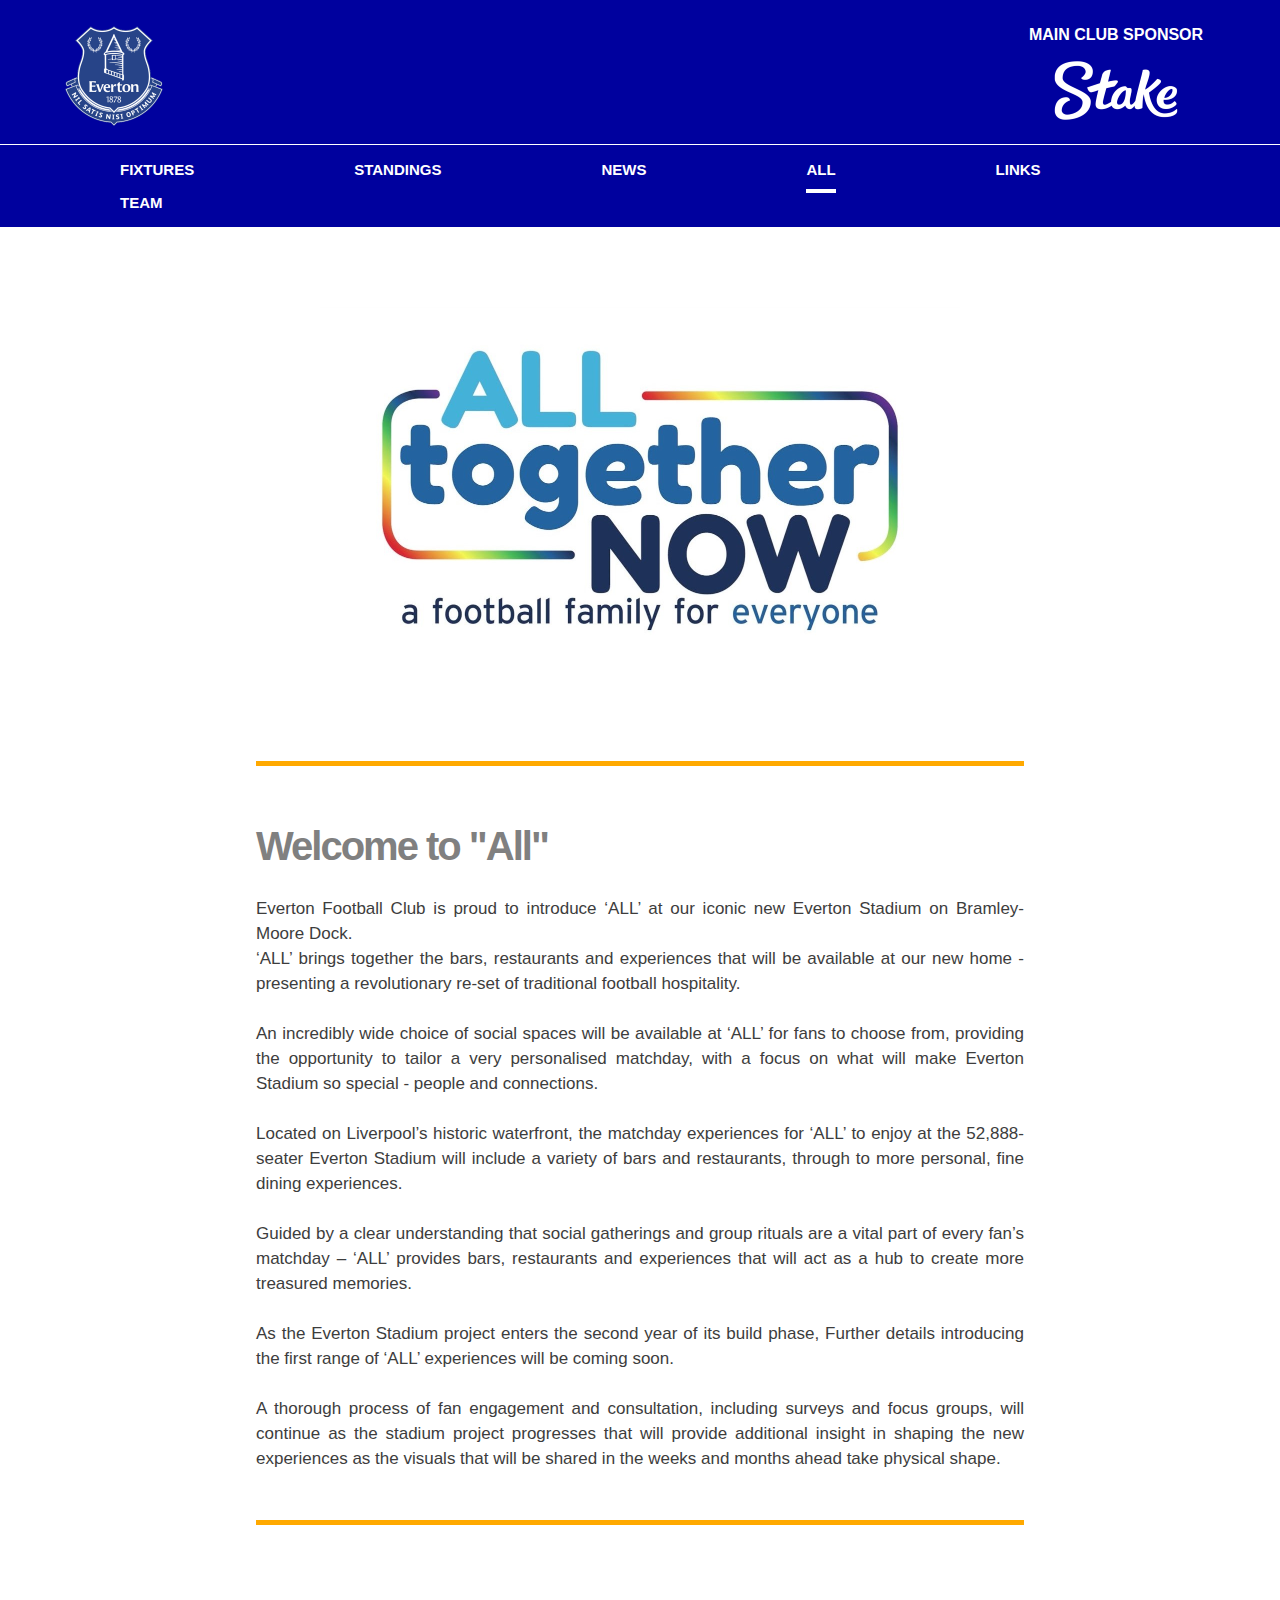
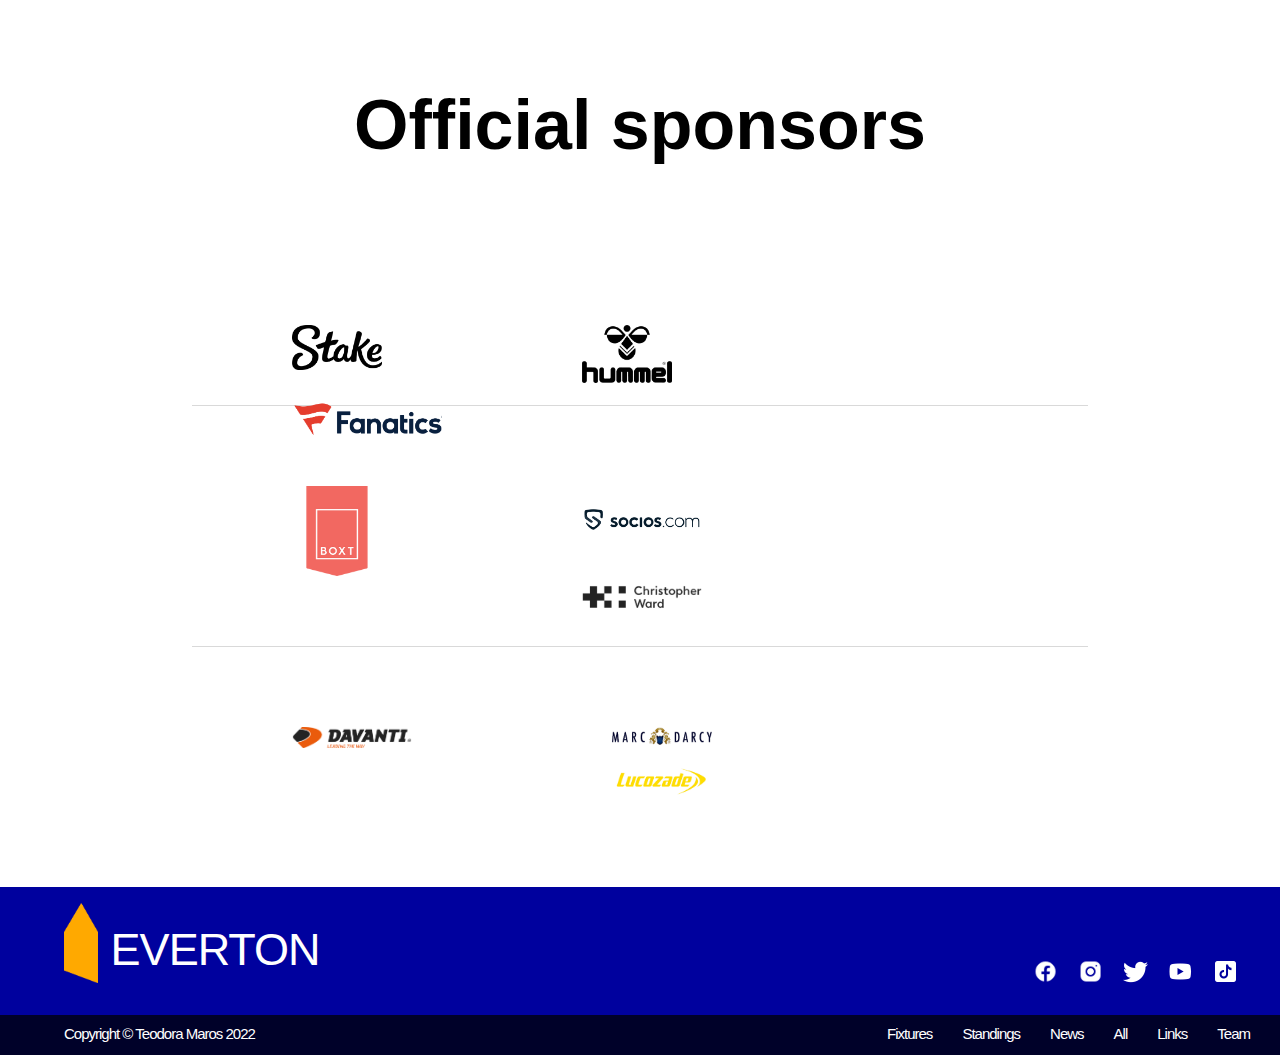
<file: all.html>
<!DOCTYPE html>
<html lang="en">
<head>
    <meta charset="UTF-8">
    <meta http-equiv="X-UA-Compatible" content="IE=edge">
    <meta name="viewport" content="width=device-width, initial-scale=1.0">
    <title>Everton FC</title>
    <link rel="stylesheet" href="all.css">
</head>
<body>

<!--Ovo je main header stranice sa logom-->
   <header>
       <div id="main-header">
            <a href="index.html"><img src="images/logo.png" alt="everton fc logo" width="100px" id="logo"></a>
           <a href="https://stake.com/" target="_blank"><div id="sponsor"><p>MAIN CLUB SPONSOR</p> <img src="images/stake.png" alt="main club sponsor logo"></div></a> 
       </div> 
       
<!--Ovo je dio headera sa navigacijskim linkovima-->
       <div id="navbar">
        <ul >
            <li><a href="fixtures.html">FIXTURES</a></li>
            <li><a href="standings.html">STANDINGS</a></li>
            <li><a href="news.html">NEWS</a></li>
            <li id="active"><a href="all.html">ALL</a></li>
            <li><a href="links.html">LINKS</a></li>
            <li><a href="team.html">TEAM</a></li>


          </ul>
       </div>
   </header> 

<!-- ovo je dio sa tekstom za all campaign-->

<img src="images/all.jpg" alt="" id="all-img">
<div id="article">
    <h1>Welcome to "All"</h1>
    <p>Everton Football Club is proud to introduce ‘ALL’ at our iconic new Everton Stadium on Bramley-Moore Dock. <br>
        ‘ALL’ brings together the bars, restaurants and experiences that will be available at our new home - presenting a revolutionary re-set of traditional football hospitality. <br> <br>
        An incredibly wide choice of social spaces will be available at ‘ALL’ for fans to choose from, providing the opportunity to tailor a very personalised matchday, with a focus on what will make Everton Stadium so special - people and connections. <br> <br>
        Located on Liverpool’s historic waterfront, the matchday experiences for ‘ALL’ to enjoy at the 52,888-seater Everton Stadium will include a variety of bars and restaurants, through to more personal, fine dining experiences. <br> <br>
        Guided by a clear understanding that social gatherings and group rituals are a vital part of every fan’s matchday – ‘ALL’ provides bars, restaurants and experiences that will act as a hub to create more treasured memories. <br> <br>
        As the Everton Stadium project enters the second year of its build phase, Further details introducing the first range of ‘ALL’ experiences will be coming soon. <br> <br>
        A thorough process of fan engagement and consultation, including surveys and focus groups, will continue as the stadium project progresses that will provide additional insight in shaping the new experiences as the visuals that will be shared in the weeks and months ahead take physical shape.</p>
</div>


<!--Početak dijela sa sponzorima-->
   <h1 id="official-sponsors">Official sponsors</h1>
   <div id="sponsors-one">
        <li><a href="https://stake.com/" target="_blank"><img src="images/stake-black.png" alt="" width="90px"></a></li>
        <li><a href="https://www.hummel.net/" target="_blank"><img src="images/hummel.png" alt="" width="90px"></a></li>
        <li><a href="https://evertondirect.evertonfc.com/en/everton/t-19321265+z-9197965-3477742524" target="_blank"><img src="images/fanatics.png" alt="" width= "150px"></a></li>
   </div>

   <div id="sponsors-two">
    <li><a href="https://www.boxt.co.uk/" target="_blank"><img src="images/boxt-logo.png" alt="" width="90px"></a></li>
    <li><a href="https://www.socios.com/" target="_blank"><img src="images/socios.png" alt="" width="120px"></a></li>
    <li><a href="https://www.christopherward.com/home" target="_blank"><img src="images/christopher.png" alt="" width="120px"></a></li>
</div>

<div id="sponsors-three">
    <li><a href="https://www.davanti-tyres.com/" target="_blank"><img src="images/davanti.png" alt=""width="120px"></a></li>
    <li><a href="https://marcdarcy.co.uk/" target="_blank"><img src="images/marx.png" alt="" width="100px"></a></li>
    <li><a href="https://www.lucozade.com/brands/sport/" target="_blank"><img src="images/lucozade.jpg" alt="" width="100px"></a></li>
</div>
<!--Kraj dijela sa sponzorima-->

<!--Početak footera-->
<footer id="footer">
    <a href="all.html"><img src="images/logo-simple.png" alt="" id="simplistic-logo"></a><h2>EVERTON</h2>
    <ul id="socials-icons">
        <li><a href="https://www.facebook.com/Everton" target="_blank"><img src="images/fb.png" alt="" ></a></li>
        <li><a href="https://www.instagram.com/everton/" target="_blank"><img src="images/instagam.png" alt=""></a></li>
        <li><a href="https://twitter.com/Everton" target="_blank"><img src="images/twitter.png" alt=""></a></li>
        <li><a href="https://www.youtube.com/user/OfficialEverton/" target="_blank"><img src="images/yt.png" alt=""></a></li>
        <li><a href="https://www.tiktok.com/@everton" target="_blank"><img src="images/tiktok.png" alt=""></a></li>
      </ul>
      <div id="copyright">
        <p>Copyright © Teodora Maros 2022</p>
            <ul id="footer-navbar">
                <li><a href="fixtures.html">Fixtures</a></li>
                <li><a href="standings.html">Standings</a></li>
                <li><a href="news.html">News</a></li>
                <li><a href="all.html">All</a></li>
                <li><a href="links.html">Links</a></li>
                <li><a href="team.html">Team</a></li>
              </ul>
      </div>
</footer>
<!--Kraj footera-->


</body>
</html>
</file>
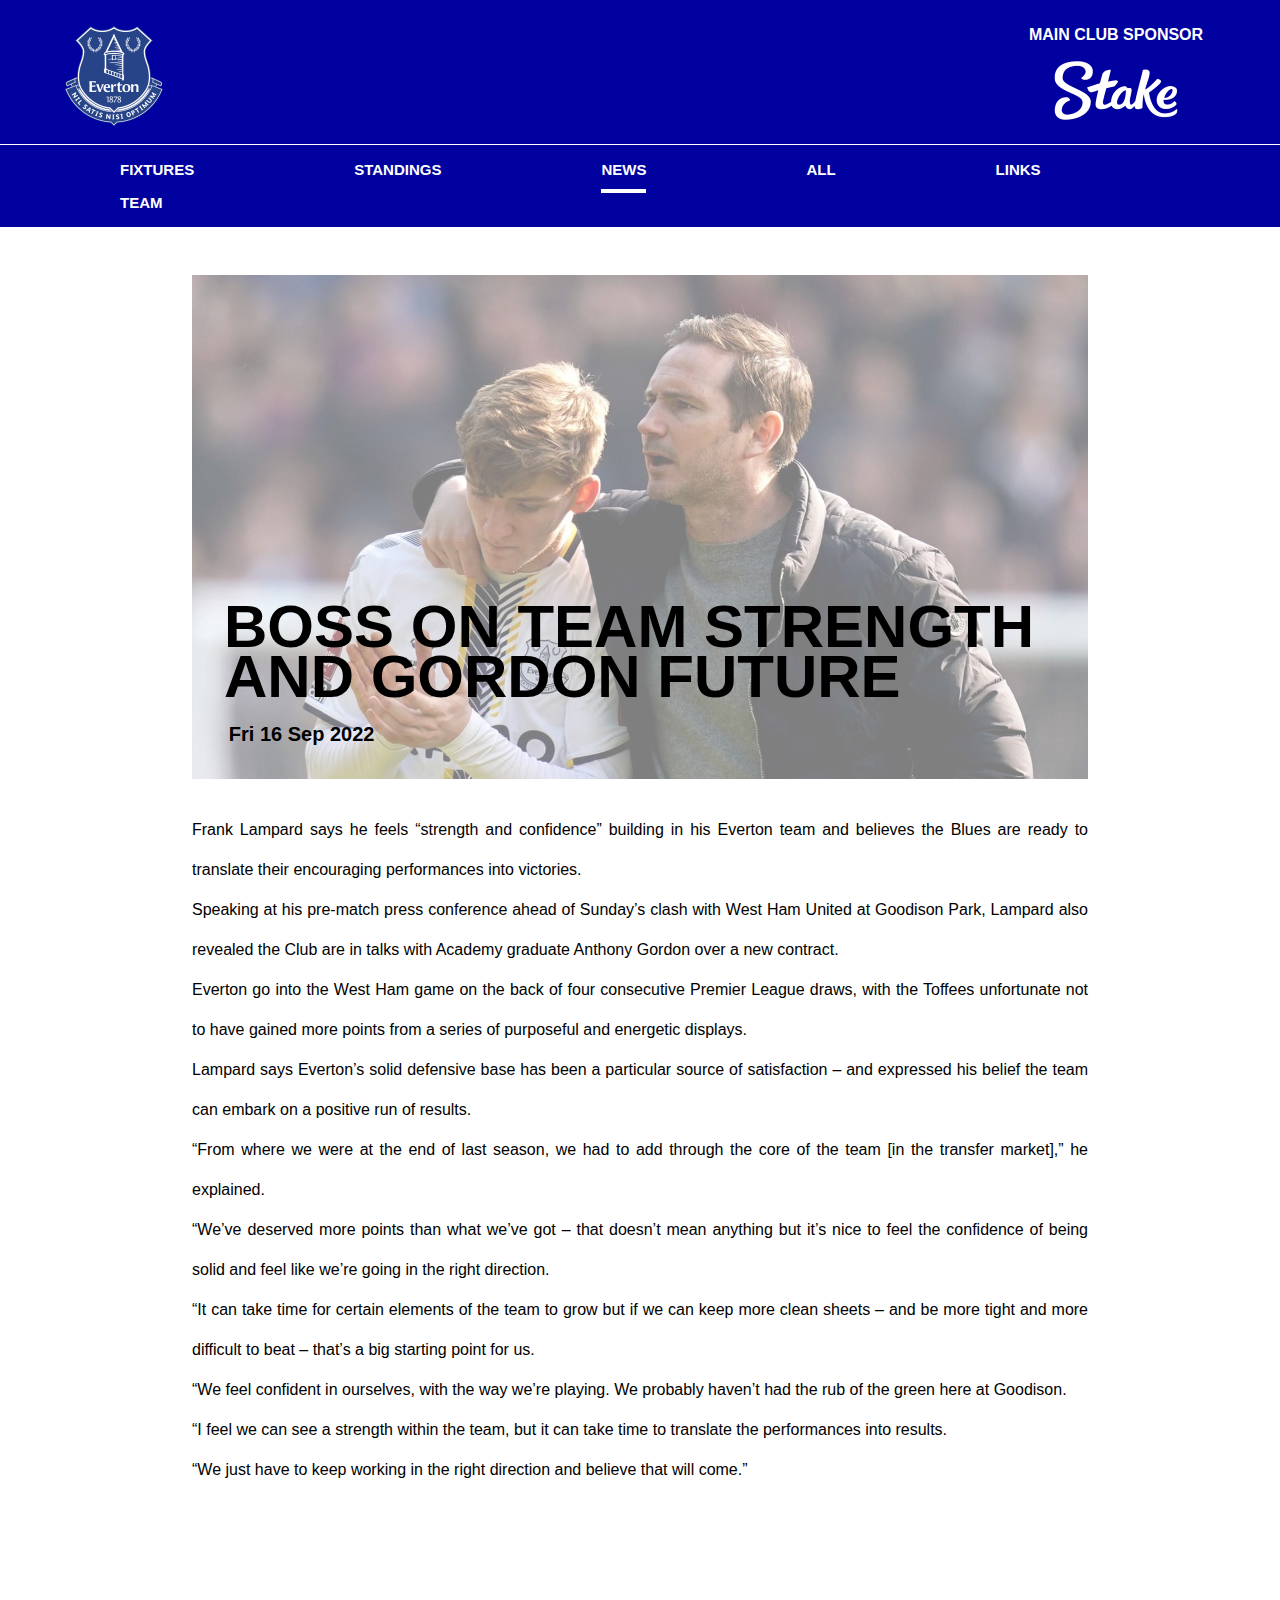
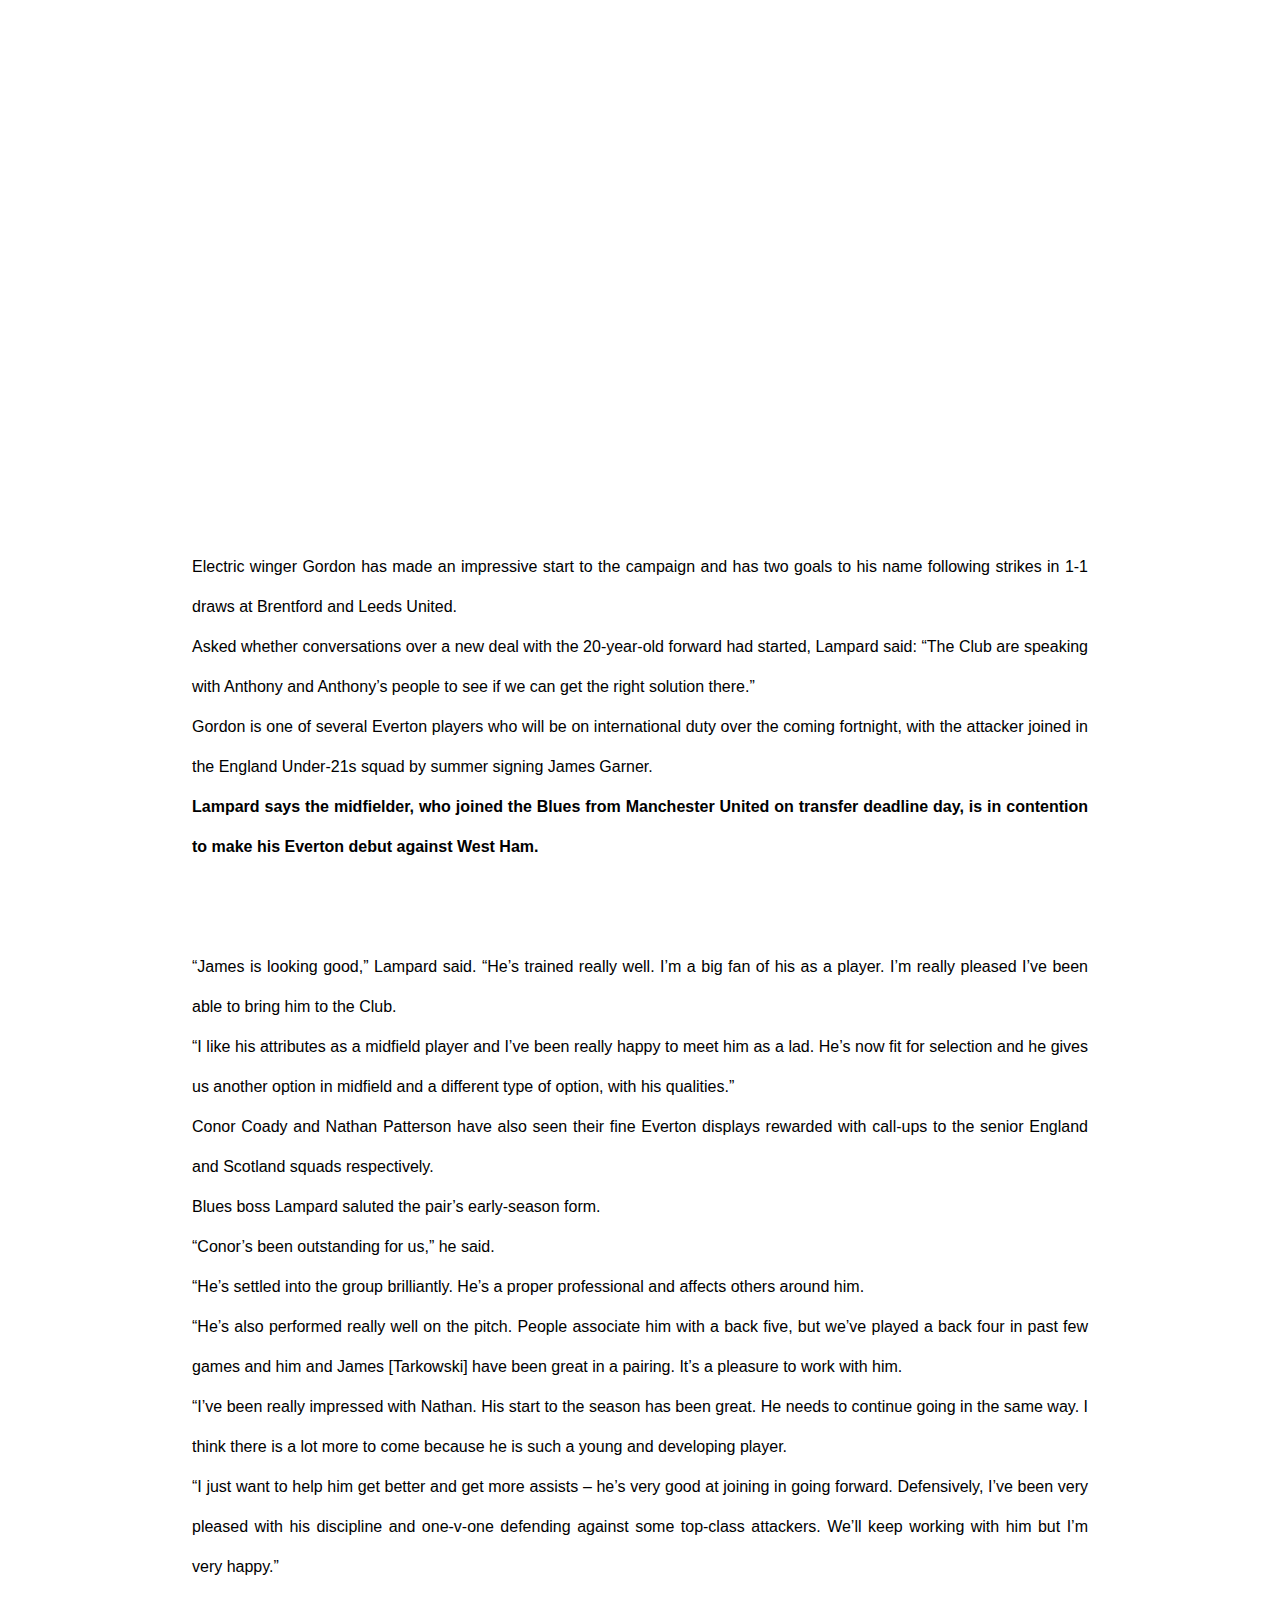
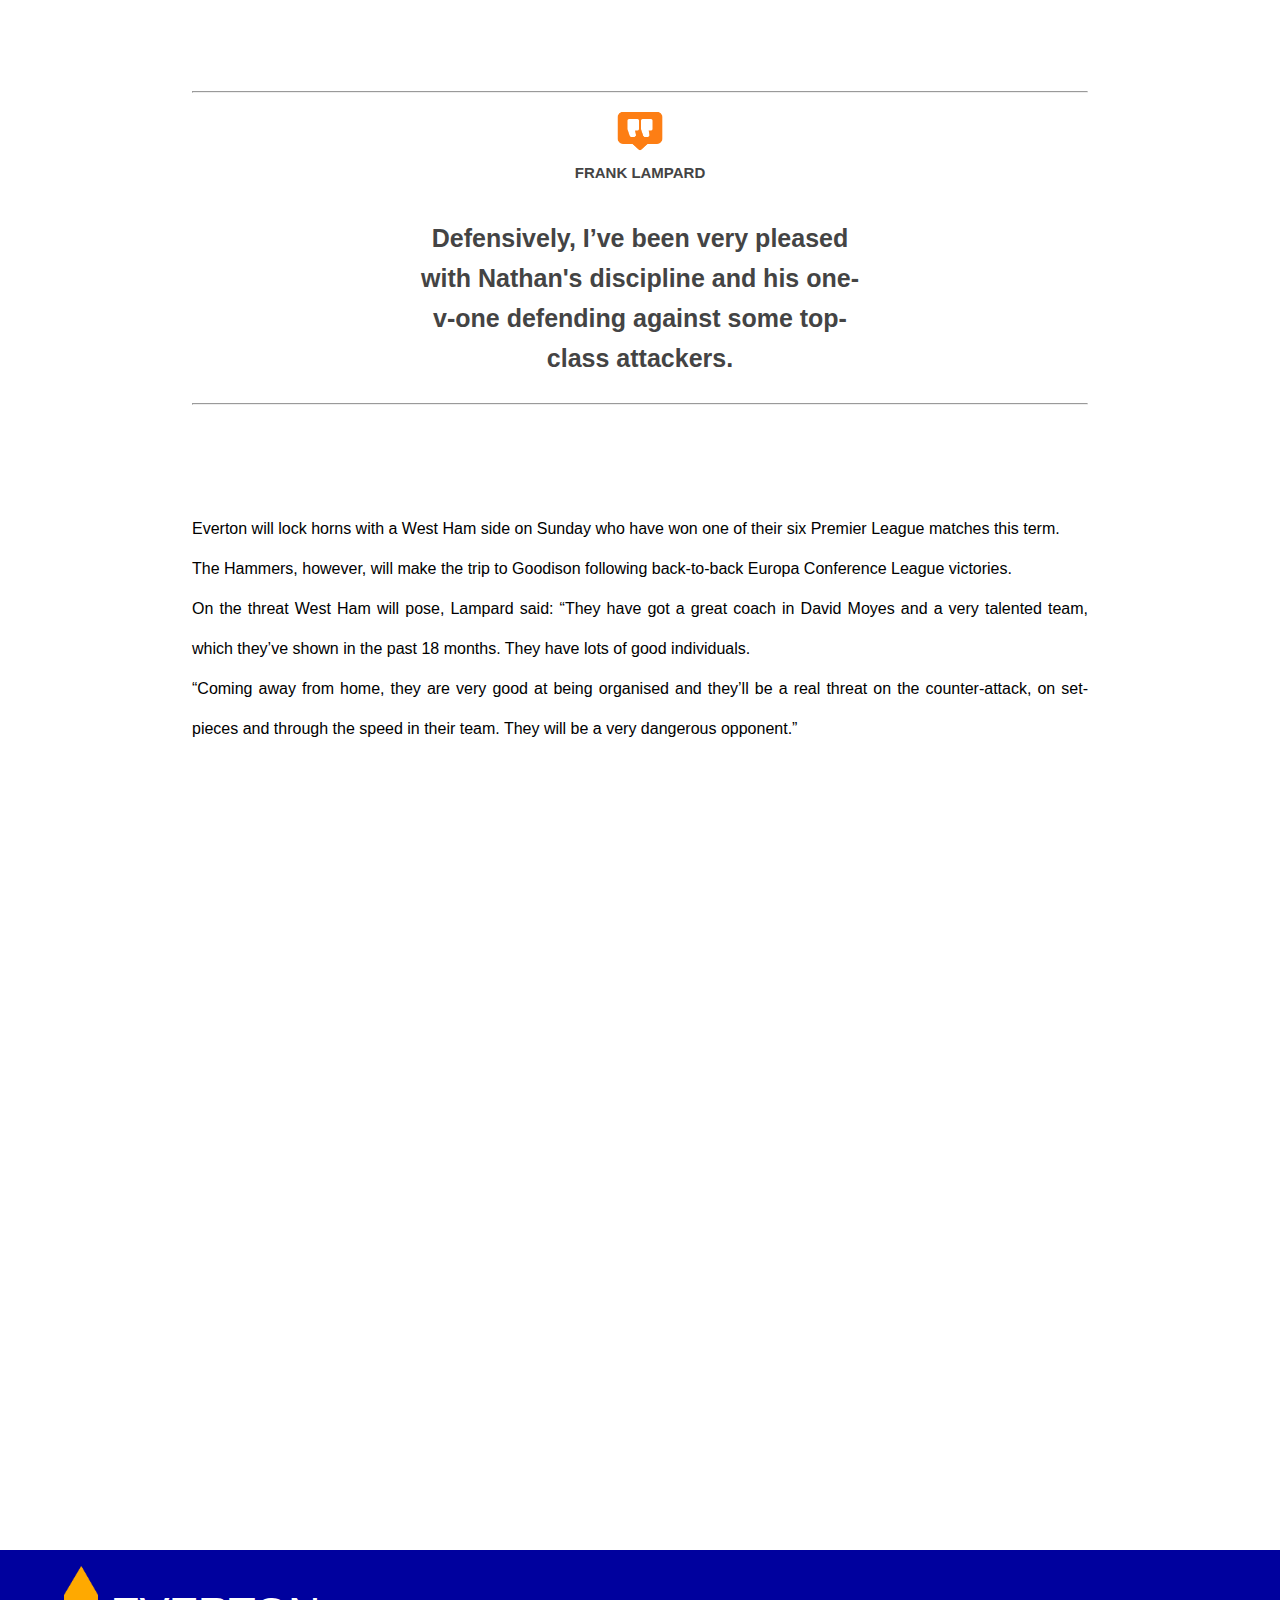
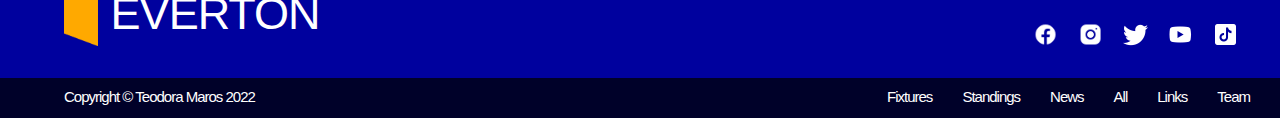
<file: article-one.html>
<!DOCTYPE html>
<html lang="en">
<head>
    <meta charset="UTF-8">
    <meta http-equiv="X-UA-Compatible" content="IE=edge">
    <meta name="viewport" content="width=device-width, initial-scale=1.0">
    <title>Everton FC</title>
    <link rel="stylesheet" href="article-one.css">

</head>
<body>

<!--Ovo je main header stranice sa logom-->
   <header>
       <div id="main-header">
            <a href="index.html"><img src="images/logo.png" alt="everton fc logo" width="100px" id="logo"></a>
           <a href="https://stake.com/" target="_blank"><div id="sponsor"><p>MAIN CLUB SPONSOR</p> <img src="images/stake.png" alt="main club sponsor logo"></div></a> 
       </div> 
       
<!--Ovo je dio headera sa navigacijskim linkovima-->
       <div id="navbar">
        <ul >
            <li><a href="fixtures.html">FIXTURES</a></li>
            <li><a href="standings.html">STANDINGS</a></li>
            <li id="active"><a href="news.html">NEWS</a></li>
            <li><a href="all.html">ALL</a></li>
            <li><a href="links.html">LINKS</a></li>
            <li><a href="team.html">TEAM</a></li>


          </ul>
       </div>
   </header> 

<!-- Početak contenta -->
<div id="article">
    <div id="title-image">
    <img src="images/lamy.jpg" alt="">
    <h1>BOSS ON TEAM STRENGTH AND GORDON FUTURE</h1>
    <h3>Fri 16 Sep 2022</h3></div>

    <div id="text">
        <p>Frank Lampard says he feels “strength and confidence” building in his Everton team and believes the Blues are ready to translate their encouraging performances into victories. <br>
            Speaking at his pre-match press conference ahead of Sunday’s clash with West Ham United at Goodison Park, Lampard also revealed the Club are in talks with Academy graduate Anthony Gordon over a new contract. <br>
            Everton go into the West Ham game on the back of four consecutive Premier League draws, with the Toffees unfortunate not to have gained more points from a series of purposeful and energetic displays. <br>
            Lampard says Everton’s solid defensive base has been a particular source of satisfaction – and expressed his belief the team can embark on a positive run of results. <br>
            “From where we were at the end of last season, we had to add through the core of the team [in the transfer market],” he explained. <br>
            “We’ve deserved more points than what we’ve got – that doesn’t mean anything but it’s nice to feel the confidence of being solid and feel like we’re going in the right direction. <br>
            “It can take time for certain elements of the team to grow but if we can keep more clean sheets – and be more tight and more difficult to beat – that’s a big starting point for us. <br>
            “We feel confident in ourselves, with the way we’re playing. We probably haven’t had the rub of the green here at Goodison. <br>
            “I feel we can see a strength within the team, but it can take time to translate the performances into results. <br>
            “We just have to keep working in the right direction and believe that will come.”</p>

            <iframe width="100%" height="450" src="https://www.youtube.com/embed/DjI-jDaCgNo" title="EVERTON V WEST HAM | FRANK LAMPARD PRESS CONFERENCE | PREMIER LEAGUE MATCHDAY 7" frameborder="0" allow="accelerometer; autoplay; clipboard-write; encrypted-media; gyroscope; picture-in-picture" allowfullscreen></iframe>

            <p>
            Electric winger Gordon has made an impressive start to the campaign and has two goals to his name following strikes in 1-1 draws at Brentford and Leeds United. <br>
            Asked whether conversations over a new deal with the 20-year-old forward had started, Lampard said: “The Club are speaking with Anthony and Anthony’s people to see if we can get the right solution there.” <br>
            Gordon is one of several Everton players who will be on international duty over the coming fortnight, with the attacker joined in the England Under-21s squad by summer signing James Garner. <br>
            <b> Lampard says the midfielder, who joined the Blues from Manchester United on transfer deadline day, is in contention to make his Everton debut against West Ham. </b><br> <br> <br>
            “James is looking good,” Lampard said. “He’s trained really well. I’m a big fan of his as a player. I’m really pleased I’ve been able to bring him to the Club. <br> 
            “I like his attributes as a midfield player and I’ve been really happy to meet him as a lad. He’s now fit for selection and he gives us another option in midfield and a different type of option, with his qualities.” <br>
            Conor Coady and Nathan Patterson have also seen their fine Everton displays rewarded with call-ups to the senior England and Scotland squads respectively. <br>
            Blues boss Lampard saluted the pair’s early-season form. <br>
            “Conor’s been outstanding for us,” he said. <br>
            “He’s settled into the group brilliantly. He’s a proper professional and affects others around him. <br>
            “He’s also performed really well on the pitch. People associate him with a back five, but we’ve played a back four in past few games and him and James [Tarkowski] have been great in a pairing. It’s a pleasure to work with him. <br>
            “I’ve been really impressed with Nathan. His start to the season has been great. He needs to continue going in the same way. I think there is a lot more to come because he is such a young and developing player. <br>
            “I just want to help him get better and get more assists – he’s very good at joining in going forward. Defensively, I’ve been very pleased with his discipline and one-v-one defending against some top-class attackers. We’ll keep working with him but I’m very happy.” <br>
        </p>

           <br><br> <hr>
            <div id="quote">
                <img src="images/quotes.png" width="50px" alt="">
                <h2>FRANK LAMPARD</h2>
                <p>Defensively, I’ve been very pleased with Nathan's discipline and his one-v-one defending against some top-class attackers.</p>
            </div> <hr> <br><br>

        <p>Everton will lock horns with a West Ham side on Sunday who have won one of their six Premier League matches this term. <br>
            The Hammers, however, will make the trip to Goodison following back-to-back Europa Conference League victories. <br>
            On the threat West Ham will pose, Lampard said: “They have got a great coach in David Moyes and a very talented team, which they’ve shown in the past 18 months. They have lots of good individuals. <br>
            “Coming away from home, they are very good at being organised and they’ll be a real threat on the counter-attack, on set-pieces and through the speed in their team. They will be a very dangerous opponent.”</p>    
            
            <iframe width="100%" height="450" src="https://www.youtube.com/embed/IOhtc3cI0Vc" title="ALEX IWOBI: EVERTON 24/7 | Inside Nigeria international's home and Goodison Park" frameborder="0" allow="accelerometer; autoplay; clipboard-write; encrypted-media; gyroscope; picture-in-picture" allowfullscreen></iframe>
        </div>
</div>

<!-- Kraj contenta -->


<!--Početak footera-->
<footer id="footer">
    <a href="article-one.html"><img src="images/logo-simple.png" alt="" id="simplistic-logo"></a><h2>EVERTON</h2>
    <ul id="socials-icons">
        <li><a href="https://www.facebook.com/Everton" target="_blank"><img src="images/fb.png" alt="" ></a></li>
        <li><a href="https://www.instagram.com/everton/" target="_blank"><img src="images/instagam.png" alt=""></a></li>
        <li><a href="https://twitter.com/Everton" target="_blank"><img src="images/twitter.png" alt=""></a></li>
        <li><a href="https://www.youtube.com/user/OfficialEverton/" target="_blank"><img src="images/yt.png" alt=""></a></li>
        <li><a href="https://www.tiktok.com/@everton" target="_blank"><img src="images/tiktok.png" alt=""></a></li>
      </ul>
      <div id="copyright">
        <p>Copyright © Teodora Maros 2022</p>
            <ul id="footer-navbar">
                <li><a href="fixtures.html">Fixtures</a></li>
                <li><a href="standings.html">Standings</a></li>
                <li><a href="news.html">News</a></li>
                <li><a href="all.html">All</a></li>
                <li><a href="links.html">Links</a></li>
                <li><a href="team.html">Team</a></li>

              </ul>
      </div>
</footer>
<!--Kraj footera-->


</body>
</html>
</file>
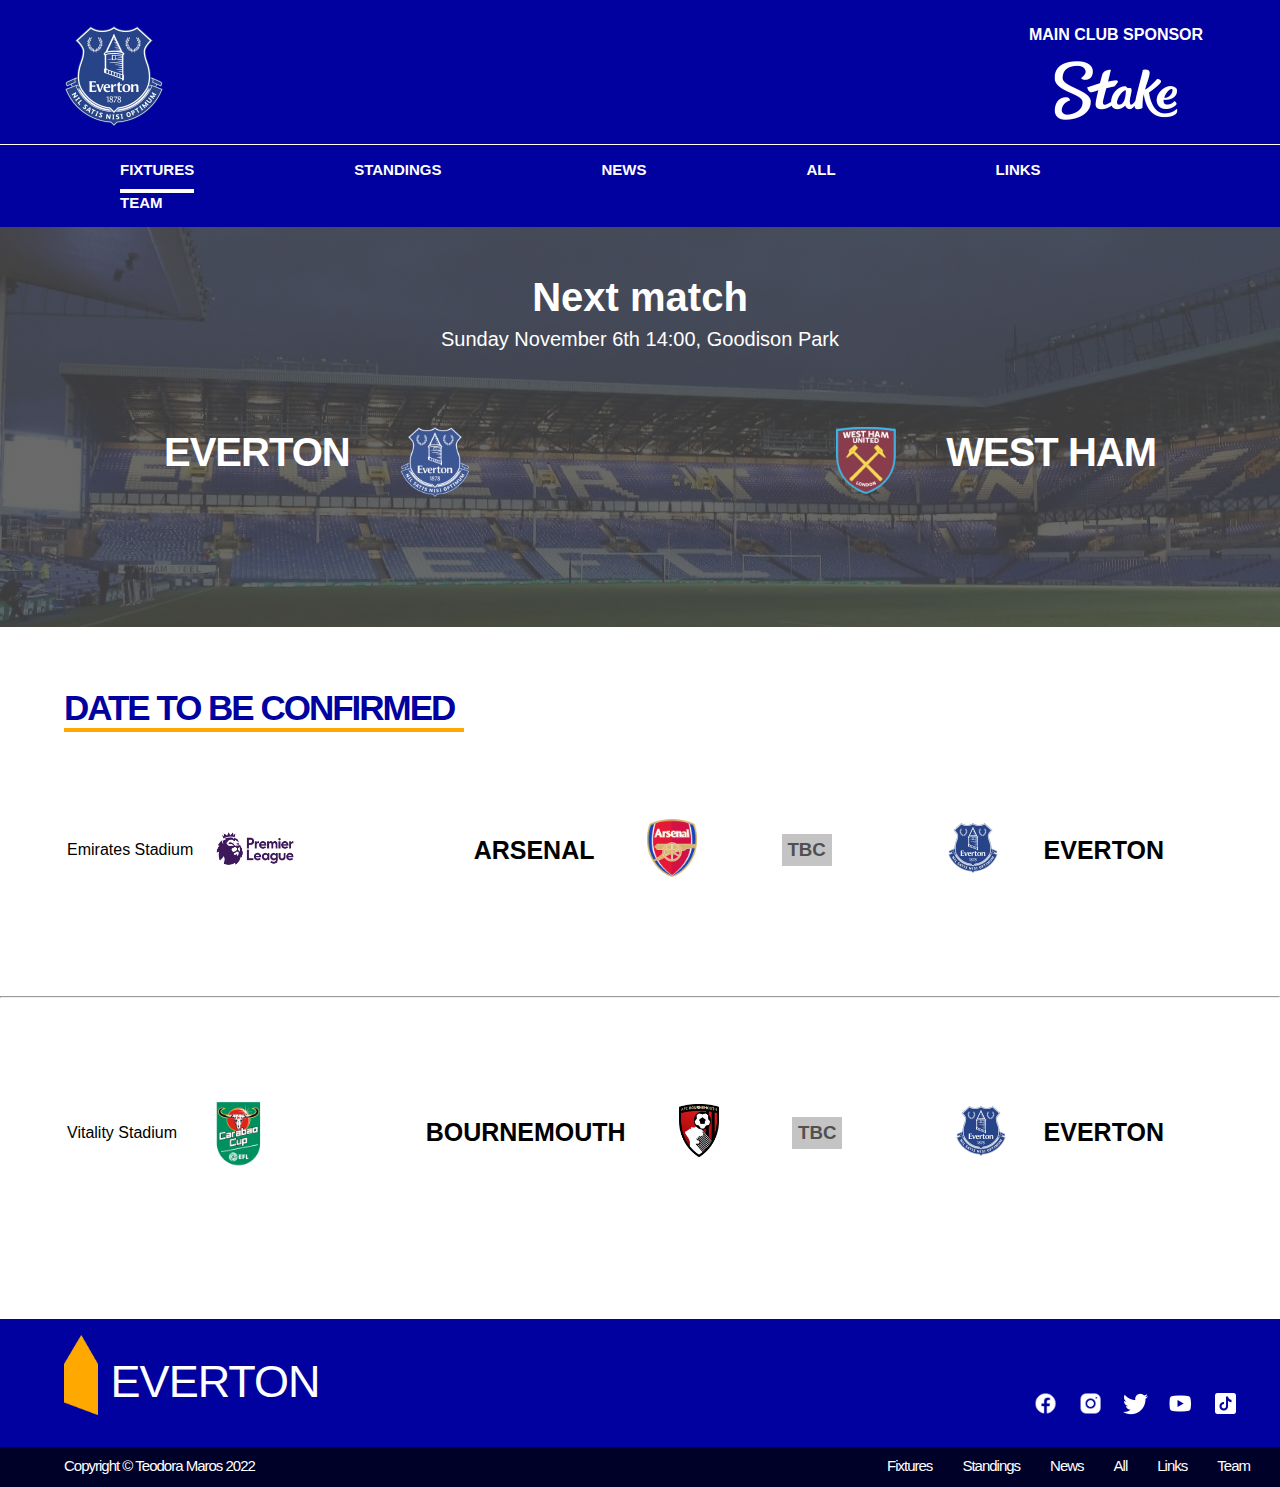
<file: fixtures.html>
<!DOCTYPE html>
<html lang="en">
<head>
    <meta charset="UTF-8">
    <meta http-equiv="X-UA-Compatible" content="IE=edge">
    <meta name="viewport" content="width=device-width, initial-scale=1.0">
    <title>Everton FC</title>
    <link rel="stylesheet" href="fixtures.css">
    <script src="fixtures.js"></script>
</head>
<body>

<!--Ovo je main header stranice sa logom-->
   <header>
       <div id="main-header">
            <a href="index.html"><img src="images/logo.png" alt="everton fc logo" width="100px" id="logo"></a>
           <a href="https://stake.com/" target="_blank"><div id="sponsor"><p>MAIN CLUB SPONSOR</p> <img src="images/stake.png" alt="main club sponsor logo"></div></a> 
       </div> 
       
<!--Ovo je dio headera sa navigacijskim linkovima-->
       <div id="navbar">
        <ul >
            <li id="active"><a href="fixtures.html" >FIXTURES</a></li>
            <li><a href="standings.html">STANDINGS</a></li>
            <li><a href="news.html">NEWS</a></li>
            <li><a href="all.html">ALL</a></li>
            <li><a href="links.html">LINKS</a></li>
            <li><a href="team.html">TEAM</a></li>


          </ul>
       </div>
   </header> 

<!--Dio sa upcoming match countdown-->
<div id="upcoming-match">
    <h1>Next match</h1>
    <p>Sunday November 6th 14:00, Goodison Park</p>

<ul>
    <li><div id="team-one"><h2>EVERTON</h2> <img src="images/logo.png" width="70px" alt=""></div></li>
    <li><div id="team-two"><img src="images/west-ham.png" width="60px" alt=""><h2>WEST HAM</h2></div></li>
</ul>
<li><div id="countdown"><p id="demo"></p></div></li> 
</div>

<!--TBD match times list-->
<h2 id="table-title">DATE TO BE CONFIRMED</h2>
<table>
    <tr id="first-row">
      <td>Emirates Stadium</td>
      <td><img src="images/premier-league.png" alt="" width="100px" class="competition"></td>
      <td><br></td>
      <td class="club-name-one">ARSENAL</td>
      <td><img src="images/arsenal.png" alt="" width="50px"></td>
      <td><h3>TBC</h3></td>
      <td><img src="images/logo.png" alt="" width="50px"></td>
      <td class="club-name">EVERTON</td>
    </tr>
</table>
<hr id="border
">
<table>
    <tr>
        <td>Vitality Stadium</td>
        <td><img src="images/carabao-cup.png" alt="" width="100px" class="competition"></td>
        <td><br></td>
        <td class="club-name-one">BOURNEMOUTH</td>
        <td><img src="images/bournemouth.png" alt="" width="40px"></td>
        <td><h3>TBC</h3></td>
        <td><img src="images/logo.png" alt="" width="50px"></td>
        <td class="club-name">EVERTON</td>
      </tr>
    </table>

<!--Početak footera-->
<footer id="footer">
    <a href="fixtures.html"><img src="images/logo-simple.png" alt="" id="simplistic-logo"></a><h2>EVERTON</h2>
    <ul id="socials-icons">
        <li><a href="https://www.facebook.com/Everton" target="_blank"><img src="images/fb.png" alt="" ></a></li>
        <li><a href="https://www.instagram.com/everton/" target="_blank"><img src="images/instagam.png" alt=""></a></li>
        <li><a href="https://twitter.com/Everton" target="_blank"><img src="images/twitter.png" alt=""></a></li>
        <li><a href="https://www.youtube.com/user/OfficialEverton/" target="_blank"><img src="images/yt.png" alt=""></a></li>
        <li><a href="https://www.tiktok.com/@everton" target="_blank"><img src="images/tiktok.png" alt=""></a></li>
      </ul>
      <div id="copyright">
        <p>Copyright © Teodora Maros 2022</p>
            <ul id="footer-navbar">
                <li><a href="fixtures.html">Fixtures</a></li>
                <li><a href="standings.html">Standings</a></li>
                <li><a href="news.html">News</a></li>
                <li><a href="all.html">All</a></li>
                <li><a href="links.html">Links</a></li>
                <li><a href="team.html">Team</a></li>

              </ul>
      </div>
</footer>
<!--Kraj footera-->


</body>
</html>
</file>
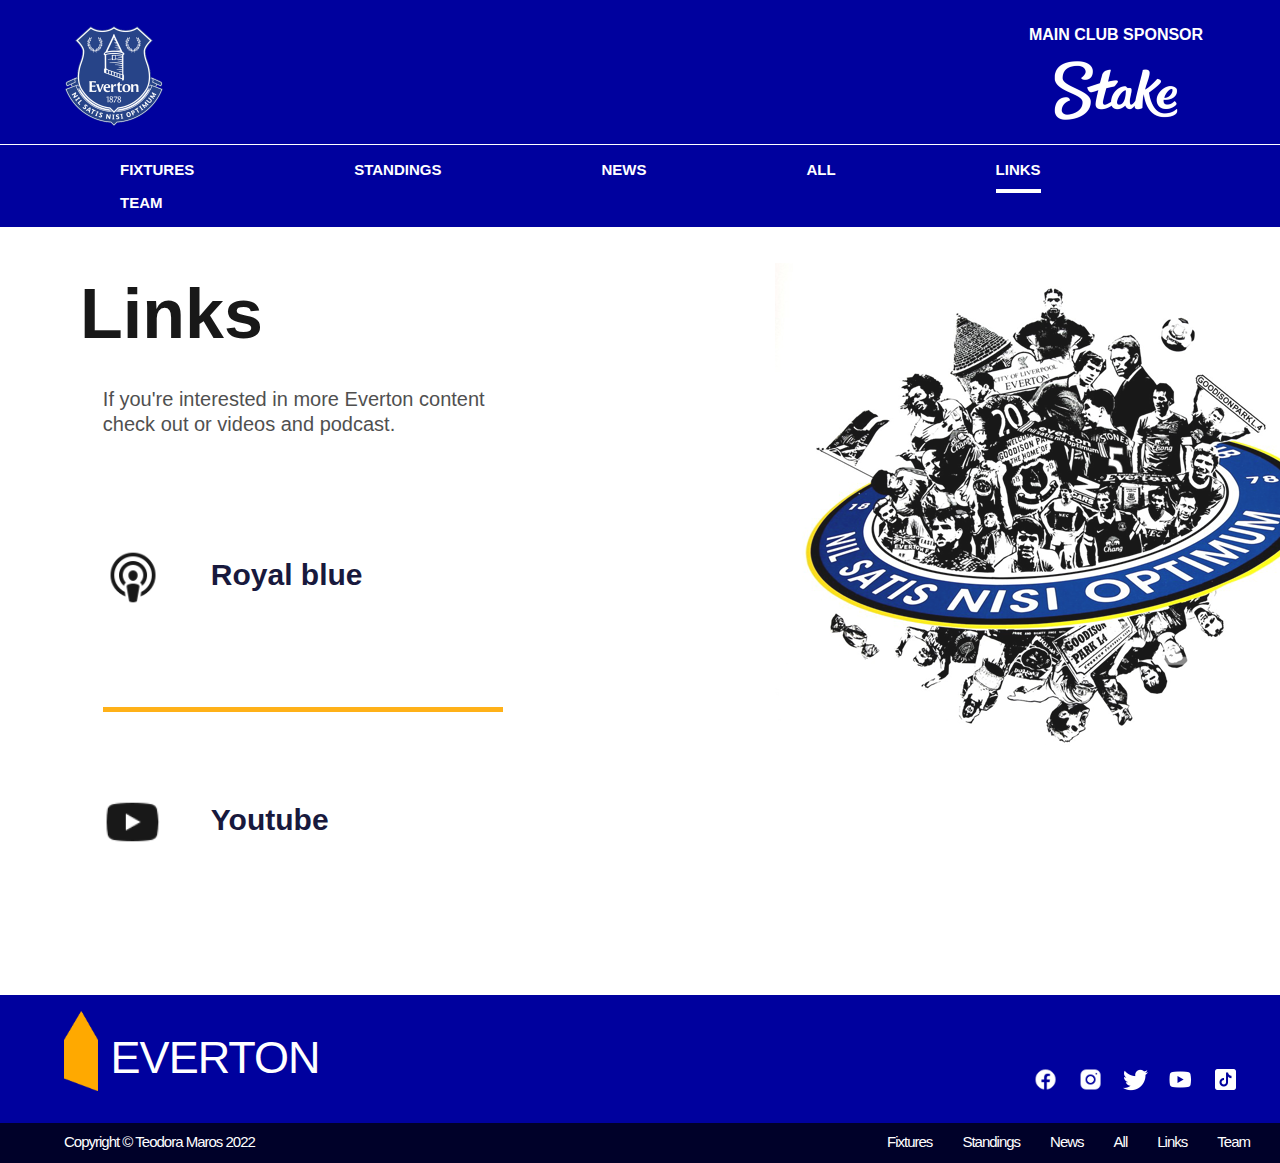
<file: links.html>
<!DOCTYPE html>
<html lang="en">
<head>
    <meta charset="UTF-8">
    <meta http-equiv="X-UA-Compatible" content="IE=edge">
    <meta name="viewport" content="width=device-width, initial-scale=1.0">
    <title>Everton FC</title>
    <link rel="stylesheet" href="links.css">
</head>
<body>

<!--Ovo je main header stranice sa logom-->
   <header>
       <div id="main-header">
            <a href="index.html"><img src="images/logo.png" alt="everton fc logo" width="100px" id="logo"></a>
           <a href="https://stake.com/" target="_blank"><div id="sponsor"><p>MAIN CLUB SPONSOR</p> <img src="images/stake.png" alt="main club sponsor logo"></div></a> 
       </div> 
       
<!--Ovo je dio headera sa navigacijskim linkovima-->
       <div id="navbar">
        <ul >
            <li><a href="fixtures.html">FIXTURES</a></li>
            <li><a href="standings.html">STANDINGS</a></li>
            <li><a href="news.html">NEWS</a></li>
            <li><a href="all.html">ALL</a></li>
            <li id="active"><a href="links.html">LINKS</a></li>
            <li><a href="team.html">TEAM</a></li>

          </ul>
       </div>
   </header> 

<!--Ovo je početak conent dijela ove stranice-->
<div id="links-box">
    <h1>Links</h1>
    <h5>If you're interested in more Everton content check out or videos and podcast.</h5>
    <div id="youtube"><img src="images/youtube-black.png" alt="" width="60px"><a href="https://www.youtube.com/Everton" target="_blank">Youtube</a></div>
    <div id="podcast"><img src="images/podcast.png" alt="" width="60px"><a href="https://open.spotify.com/show/1hQefBAk9gQ1hU9XU0E1cv" target="_blank">Royal blue</a></div>
</div>


<!--Početak footera-->
<footer id="footer">
    <a href="links.html"><img src="images/logo-simple.png" alt="" id="simplistic-logo"></a><h2>EVERTON</h2>
    <ul id="socials-icons">
        <li><a href="https://www.facebook.com/Everton" target="_blank"><img src="images/fb.png" alt="" ></a></li>
        <li><a href="https://www.instagram.com/everton/" target="_blank"><img src="images/instagam.png" alt=""></a></li>
        <li><a href="https://twitter.com/Everton" target="_blank"><img src="images/twitter.png" alt=""></a></li>
        <li><a href="https://www.youtube.com/user/OfficialEverton/" target="_blank"><img src="images/yt.png" alt=""></a></li>
        <li><a href="https://www.tiktok.com/@everton" target="_blank"><img src="images/tiktok.png" alt=""></a></li>
      </ul>
      <div id="copyright">
        <p>Copyright © Teodora Maros 2022</p>
            <ul id="footer-navbar">
                <li><a href="fixtures.html">Fixtures</a></li>
                <li><a href="standings.html">Standings</a></li>
                <li><a href="news.html">News</a></li>
                <li><a href="all.html">All</a></li>
                <li><a href="links.html">Links</a></li>
                <li><a href="team.html">Team</a></li>

              </ul>
      </div>
</footer>
<!--Kraj footera-->


</body>
</html>
</file>
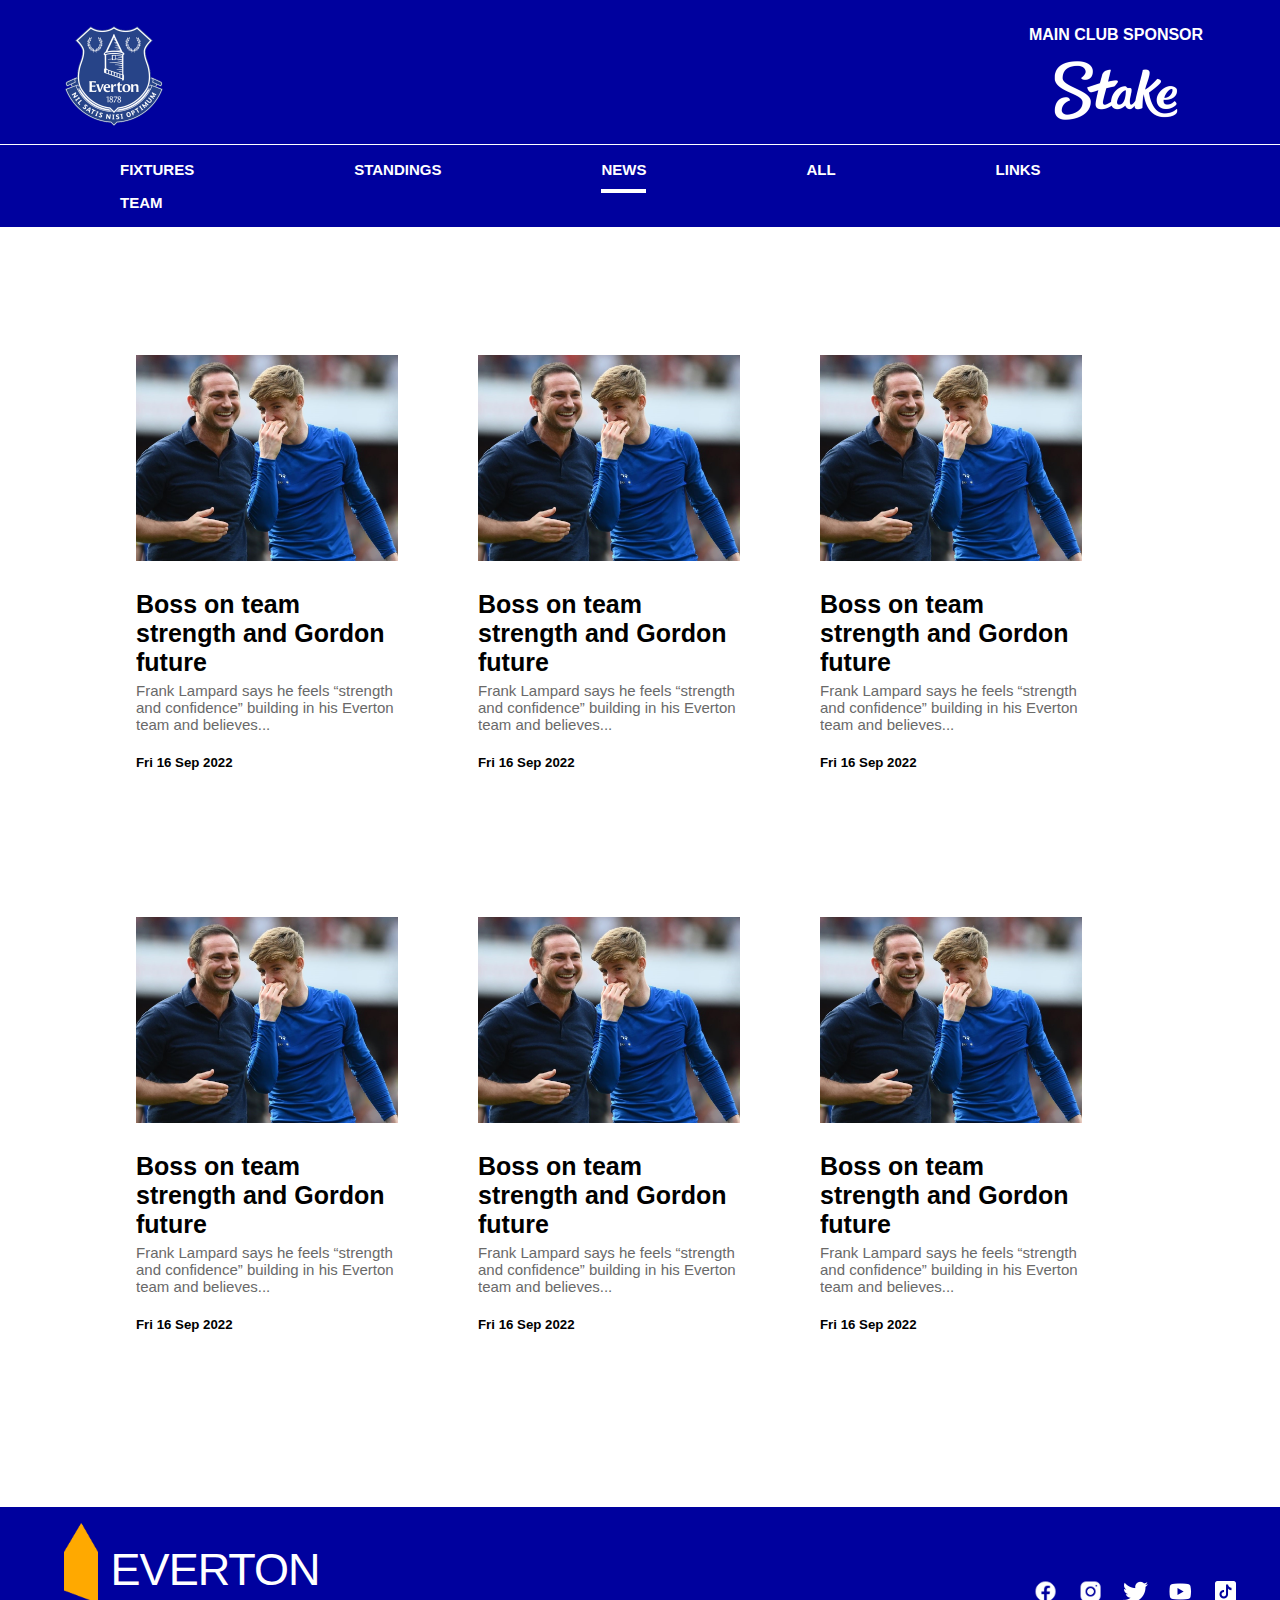
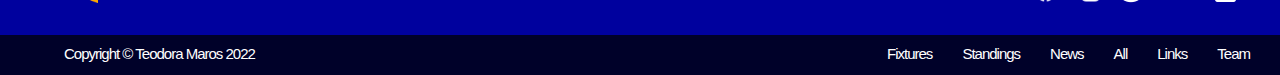
<file: news.html>
<!DOCTYPE html>
<html lang="en">
<head>
    <meta charset="UTF-8">
    <meta http-equiv="X-UA-Compatible" content="IE=edge">
    <meta name="viewport" content="width=device-width, initial-scale=1.0">
    <title>Everton FC</title>
    <link rel="stylesheet" href="news.css">
</head>
<body>

<!--Ovo je main header stranice sa logom-->
   <header>
       <div id="main-header">
            <a href="index.html"><img src="images/logo.png" alt="everton fc logo" width="100px" id="logo"></a>
           <a href="https://stake.com/" target="_blank"><div id="sponsor"><p>MAIN CLUB SPONSOR</p> <img src="images/stake.png" alt="main club sponsor logo"></div></a> 
       </div> 
       
<!--Ovo je dio headera sa navigacijskim linkovima-->
       <div id="navbar">
        <ul >
            <li><a href="fixtures.html">FIXTURES</a></li>
            <li><a href="standings.html">STANDINGS</a></li>
            <li  id="active"><a href="news.html">NEWS</a></li>
            <li><a href="all.html">ALL</a></li>
            <li><a href="links.html">LINKS</a></li>
            <li><a href="team.html">TEAM</a></li>

          </ul>
       </div>
   </header> 

<!--Početak contenta-->
<div id="stories">
<ul id="articles">
<li>
<div class="first-story">
    <a href="article-one.html">
    <img src="images/gordon.jpg" alt="">
    <h3> Boss on team strength and Gordon future</h3>
    <p>Frank Lampard says he feels “strength and confidence” building in his Everton team and believes...</p>
    <h5> Fri 16 Sep 2022</h5></a>
</div></li>

<li>
<div class="first-story">
    <a href="article-one.html">
    <img src="images/gordon.jpg" alt="">
    <h3> Boss on team strength and Gordon future</h3>
    <p>Frank Lampard says he feels “strength and confidence” building in his Everton team and believes...</p>
    <h5> Fri 16 Sep 2022</h5></a>
</div></li>

<li>
<div class="first-story">
    <a href="article-one.html">
    <img src="images/gordon.jpg" alt="">
    <h3> Boss on team strength and Gordon future</h3>
    <p>Frank Lampard says he feels “strength and confidence” building in his Everton team and believes...</p>
    <h5> Fri 16 Sep 2022</h5></a>
</div></li>
</ul>
</div>

<div id="stories">
    <ul id="articles">
    <li>
    <div class="first-story">
        <a href="article-one.html">
        <img src="images/gordon.jpg" alt="">
        <h3> Boss on team strength and Gordon future</h3>
        <p>Frank Lampard says he feels “strength and confidence” building in his Everton team and believes...</p>
        <h5> Fri 16 Sep 2022</h5></a>
    </div></li>
    
    <li>
    <div class="first-story">
        <a href="article-one.html">
        <img src="images/gordon.jpg" alt="">
        <h3> Boss on team strength and Gordon future</h3>
        <p>Frank Lampard says he feels “strength and confidence” building in his Everton team and believes...</p>
        <h5> Fri 16 Sep 2022</h5></a>
    </div></li>
    
    <li>
    <div class="first-story">
        <a href="article-one.html">
        <img src="images/gordon.jpg" alt="">
        <h3> Boss on team strength and Gordon future</h3>
        <p>Frank Lampard says he feels “strength and confidence” building in his Everton team and believes...</p>
        <h5> Fri 16 Sep 2022</h5></a>
    </div></li>
    </ul>
    </div>
<!--Kraj contenta-->


<!--Početak footera-->
<footer id="footer">
    <a href="news.html"><img src="images/logo-simple.png" alt="" id="simplistic-logo"></a><h2>EVERTON</h2>
    <ul id="socials-icons">
        <li><a href="https://www.facebook.com/Everton" target="_blank"><img src="images/fb.png" alt="" ></a></li>
        <li><a href="https://www.instagram.com/everton/" target="_blank"><img src="images/instagam.png" alt=""></a></li>
        <li><a href="https://twitter.com/Everton" target="_blank"><img src="images/twitter.png" alt=""></a></li>
        <li><a href="https://www.youtube.com/user/OfficialEverton/" target="_blank"><img src="images/yt.png" alt=""></a></li>
        <li><a href="https://www.tiktok.com/@everton" target="_blank"><img src="images/tiktok.png" alt=""></a></li>
      </ul>
      <div id="copyright">
        <p>Copyright © Teodora Maros 2022</p>
            <ul id="footer-navbar">
                <li><a href="fixtures.html">Fixtures</a></li>
                <li><a href="standings.html">Standings</a></li>
                <li><a href="news.html">News</a></li>
                <li><a href="all.html">All</a></li>
                <li><a href="links.html">Links</a></li>
                <li><a href="team.html">Team</a></li>

              </ul>
      </div>
</footer>
<!--Kraj footera-->


</body>
</html>
</file>
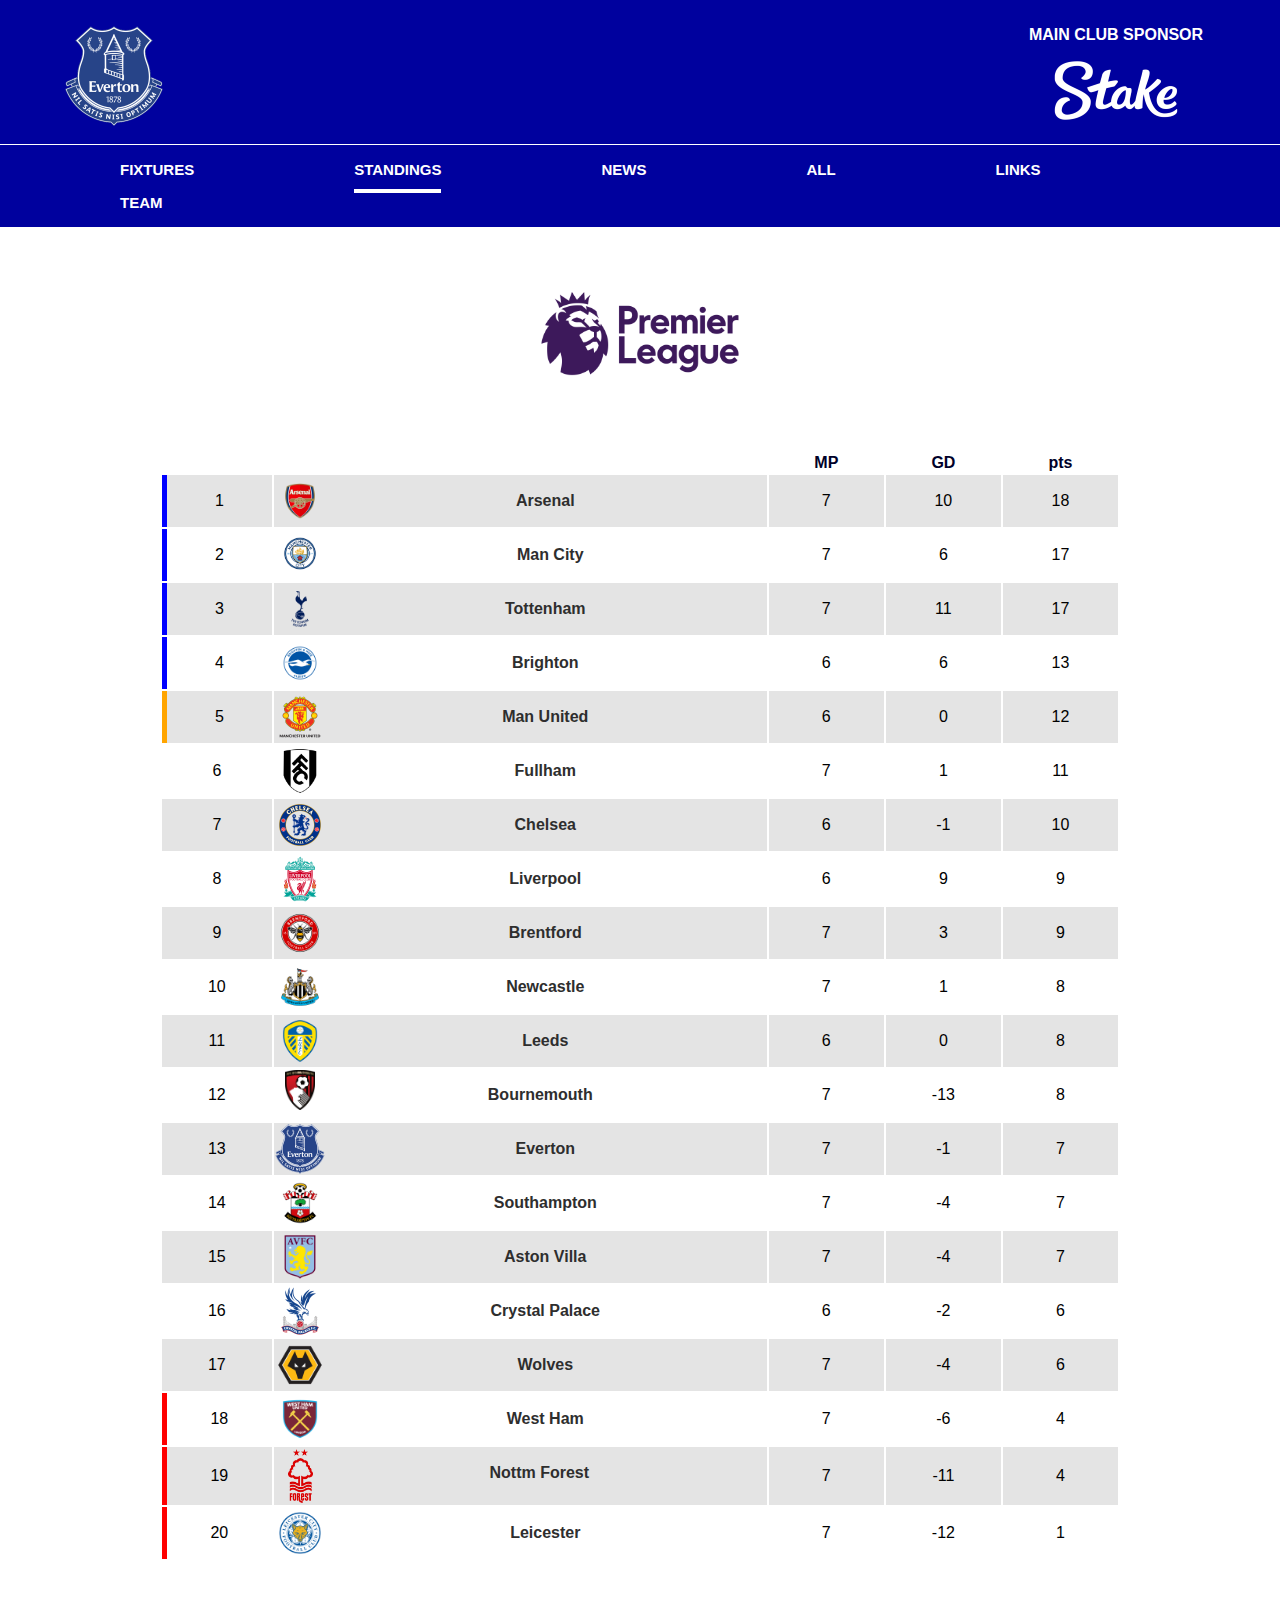
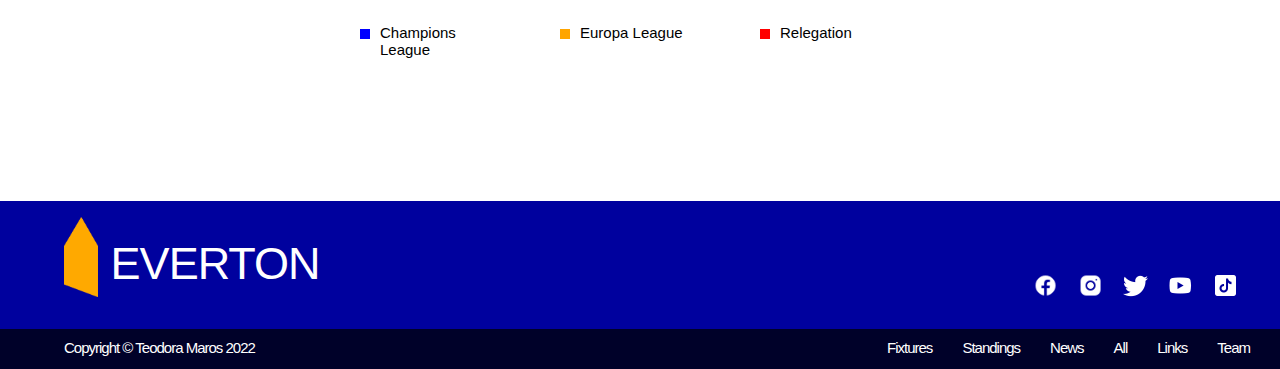
<file: standings.html>
<!DOCTYPE html>
<html lang="en">
<head>
    <meta charset="UTF-8">
    <meta http-equiv="X-UA-Compatible" content="IE=edge">
    <meta name="viewport" content="width=device-width, initial-scale=1.0">
    <title>Everton FC</title>
    <link rel="stylesheet" href="standings.css">
</head>
<body>

<!--Ovo je main header stranice sa logom-->
   <header>
       <div id="main-header">
            <a href="index.html"><img src="images/logo.png" alt="everton fc logo" width="100px" id="logo"></a>
           <a href="https://stake.com/" target="_blank"><div id="sponsor"><p>MAIN CLUB SPONSOR</p> <img src="images/stake.png" alt="main club sponsor logo"></div></a> 
       </div> 
       
<!--Ovo je dio headera sa navigacijskim linkovima-->
       <div id="navbar">
        <ul >
            <li><a href="fixtures.html">FIXTURES</a></li>
            <li id="active"><a href="standings.html">STANDINGS</a></li>
            <li><a href="news.html">NEWS</a></li>
            <li><a href="all.html">ALL</a></li>
            <li><a href="links.html">LINKS</a></li>
            <li><a href="team.html">TEAM</a></li>

          </ul>
       </div>
   </header> 

<!--Dio sa standings pl-->
<div id="standings">
<h1><img src="images/premier-league.png" alt="" id="pl-logo"></h1>
<table>
    <tr>
        <th></th>
        <th></th>
        <th>MP</th>
        <th>GD</th>
        <th>pts</th>
    </tr>

    <tr>
        <td class="cl">1</td>
        <td><img src="images/logos/arsenal-fc-logo.png" width="50px" alt="" style="float: left;"> <p style="font-weight: bold; color: rgb(46, 46, 46);">Arsenal</p></td>
        <td>7</td>
        <td>10</td>
        <td>18</td>
    </tr>

    <tr>
        <td class="cl">2</td>
        <td><img src="images/logos/mancity.png" width="70px" alt="" style="float: left; margin-left: -10px;"> <p style="font-weight: bold; color: rgb(46, 46, 46);">Man City</p></td>
        <td>7</td>
        <td>6</td>
        <td>17</td>
    </tr>

    
    <tr>
        <td class="cl">3</td>
        <td><img src="images/logos/tottenham-hotspur-fc-logo.png" width="50px" alt="" style="float: left;"> <p style="font-weight: bold; color: rgb(46, 46, 46);">Tottenham</p></td>
        <td>7</td>
        <td>11</td>
        <td>17</td>
    </tr>

    
    <tr>
        <td class="cl">4</td>
        <td><img src="images/logos/brighton-hove-albion-logo.png" width="50px" alt="" style="float: left;"><p style="font-weight: bold; color: rgb(46, 46, 46);">Brighton</p></td>
        <td>6</td>
        <td>6</td>
        <td>13</td>
    </tr>

    
    <tr>
        <td class="el">5</td>
        <td><img src="images/logos/manchester-united-logo-vector.png" width="50px" alt="" style="float: left;"> <p style="font-weight: bold; color: rgb(46, 46, 46);">Man United</p></td>
        <td>6</td>
        <td>0</td>
        <td>12</td>
    </tr>

    
    <tr>
        <td>6</td>
        <td><img src="images/fullham.png" width="50px" alt="" style="float: left;"><p style="font-weight: bold; color: rgb(46, 46, 46);">Fullham</p></td>
        <td>7</td>
        <td>1</td>
        <td>11</td>
    </tr>

    
    <tr>
        <td>7</td>
        <td><img src="images/logos/chelsea-logo-vector.png" width="50px" alt="" style="float: left;"><p style="font-weight: bold; color: rgb(46, 46, 46);">Chelsea</p></td>
        <td>6</td>
        <td>-1</td>
        <td>10</td>
    </tr>

    
    <tr>
        <td>8</td>
        <td><img src="images/logos/liverpool-logo-vector.png" width="50px" alt="" style="float: left;"><p style="font-weight: bold; color: rgb(46, 46, 46);">Liverpool</p></td>
        <td>6</td>
        <td>9</td>
        <td>9</td>
    </tr>

    
    <tr>
        <td>9</td>
        <td><img src="images/logos/brentford-fc-logo.png" width="50px" alt="" style="float: left;"><p style="font-weight: bold; color: rgb(46, 46, 46);">Brentford</p></td>
        <td>7</td>
        <td>3</td>
        <td>9</td>
    </tr>

    
    <tr>
        <td>10</td>
        <td><img src="images/logos/newcastle-united-logo-preview.png" width="50px" alt="" style="float: left;"><p style="font-weight: bold; color: rgb(46, 46, 46);">Newcastle</p></td>
        <td>7</td>
        <td>1</td>
        <td>8</td>
    </tr>

    
    <tr>
        <td>11</td>
        <td><img src="images/logos/leeds-united-fc-logo.png" width="50px" alt="" style="float: left;"><p style="font-weight: bold; color: rgb(46, 46, 46);">Leeds</p></td>
        <td>6</td>
        <td>0</td>
        <td>8</td>
    </tr>

    
    <tr>
        <td>12</td>
        <td><img src="images/logos/bournemouth.png" width="30px" alt="" style="float: left; margin-left: 10px;"><p style="font-weight: bold; color: rgb(46, 46, 46);">Bournemouth</p></td>
        <td>7</td>
        <td>-13</td>
        <td>8</td>
    </tr>

    <tr>
        <td>13</td>
        <td><img src="images/logos/logo.png" width="50px" alt="" style="float: left;"><p style="font-weight: bold; color: rgb(46, 46, 46);">Everton</p></td>
        <td>7</td>
        <td>-1</td>
        <td>7</td>
    </tr>

    <tr>
        <td>14</td>
        <td><img src="images/logos/southampton-fc-logo.png" width="50px" alt="" style="float: left;"><p style="font-weight: bold; color: rgb(46, 46, 46);">Southampton</p></td>
        <td>7</td>
        <td>-4</td>
        <td>7</td>
    </tr>

    <tr>
        <td>15</td>
        <td><img src="images/logos/aston-villa-logo.png" width="50px" alt="" style="float: left;"><p style="font-weight: bold; color: rgb(46, 46, 46);">Aston Villa</p></td>
        <td>7</td>
        <td>-4</td>
        <td>7</td>
    </tr>

    <tr>
        <td>16</td>
        <td><img src="images/logos/crystal-palace-fc-logo-vector-download.jpg" width="50px" alt="" style="float: left;"><p style="font-weight: bold; color: rgb(46, 46, 46);">Crystal Palace</p></td>
        <td>6</td>
        <td>-2</td>
        <td>6</td>
    </tr>

    <tr>
        <td>17</td>
        <td><img src="images/logos/wolverhampton_wanderers_fc-logo-brandlogo.net_.png" width="50px" alt="" style="float: left;"><p style="font-weight: bold; color: rgb(46, 46, 46);">Wolves</p></td>
        <td>7</td>
        <td>-4</td>
        <td>6</td>
    </tr>

    <tr>
        <td class="relegation">18</td>
        <td><img src="images/logos/west-ham-united-fc-logo-preview.png" width="50px" alt="" style="float: left;"><p style="font-weight: bold; color: rgb(46, 46, 46);">West Ham</p></td>
        <td>7</td>
        <td>-6</td>
        <td>4</td>
    </tr>

    <tr>
        <td class="relegation">19</td>
        <td><img src="images/logos/nott-forest.png" width="25px" alt="" style="float: left; margin-left: 13px; "><p style="font-weight: bold; color: rgb(46, 46, 46);">Nottm Forest</p></td>
        <td>7</td>
        <td>-11</td>
        <td>4</td>
    </tr>

    <tr>
        <td class="relegation">20</td>
        <td><img src="images/logos/leicester-city-fc-vector-logo-eps-svg.png" width="50px" alt="" style="float: left;"><p style="font-weight: bold; color: rgb(46, 46, 46);">Leicester</p></td>
        <td>7</td>
        <td>-12</td>
        <td>1</td>
    </tr>
</table>
</div>
<div id="legend">
<ul>
    <li><h1 id="blue_square"></h1> <p>Champions League</p></li>
    <li><h1 id="orange_square"></h1> <p>Europa League</p></li>
    <li><h1 id="red_square"></h1> <p>Relegation</p></li>
</ul>
</div>


<!--Početak footera-->
<footer id="footer">
    <a href="standings.html"><img src="images/logo-simple.png" alt="" id="simplistic-logo"></a><h2>EVERTON</h2>
    <ul id="socials-icons">
        <li><a href="https://www.facebook.com/Everton" target="_blank"><img src="images/fb.png" alt="" ></a></li>
        <li><a href="https://www.instagram.com/everton/" target="_blank"><img src="images/instagam.png" alt=""></a></li>
        <li><a href="https://twitter.com/Everton" target="_blank"><img src="images/twitter.png" alt=""></a></li>
        <li><a href="https://www.youtube.com/user/OfficialEverton/" target="_blank"><img src="images/yt.png" alt=""></a></li>
        <li><a href="https://www.tiktok.com/@everton" target="_blank"><img src="images/tiktok.png" alt=""></a></li>
      </ul>
      <div id="copyright">
        <p>Copyright © Teodora Maros 2022</p>
            <ul id="footer-navbar">
                <li><a href="fixtures.html">Fixtures</a></li>
                <li><a href="standings.html">Standings</a></li>
                <li><a href="news.html">News</a></li>
                <li><a href="all.html">All</a></li>
                <li><a href="links.html">Links</a></li>
                <li><a href="team.html">Team</a></li>

              </ul>
      </div>
</footer>
<!--Kraj footera-->


</body>
</html>
</file>
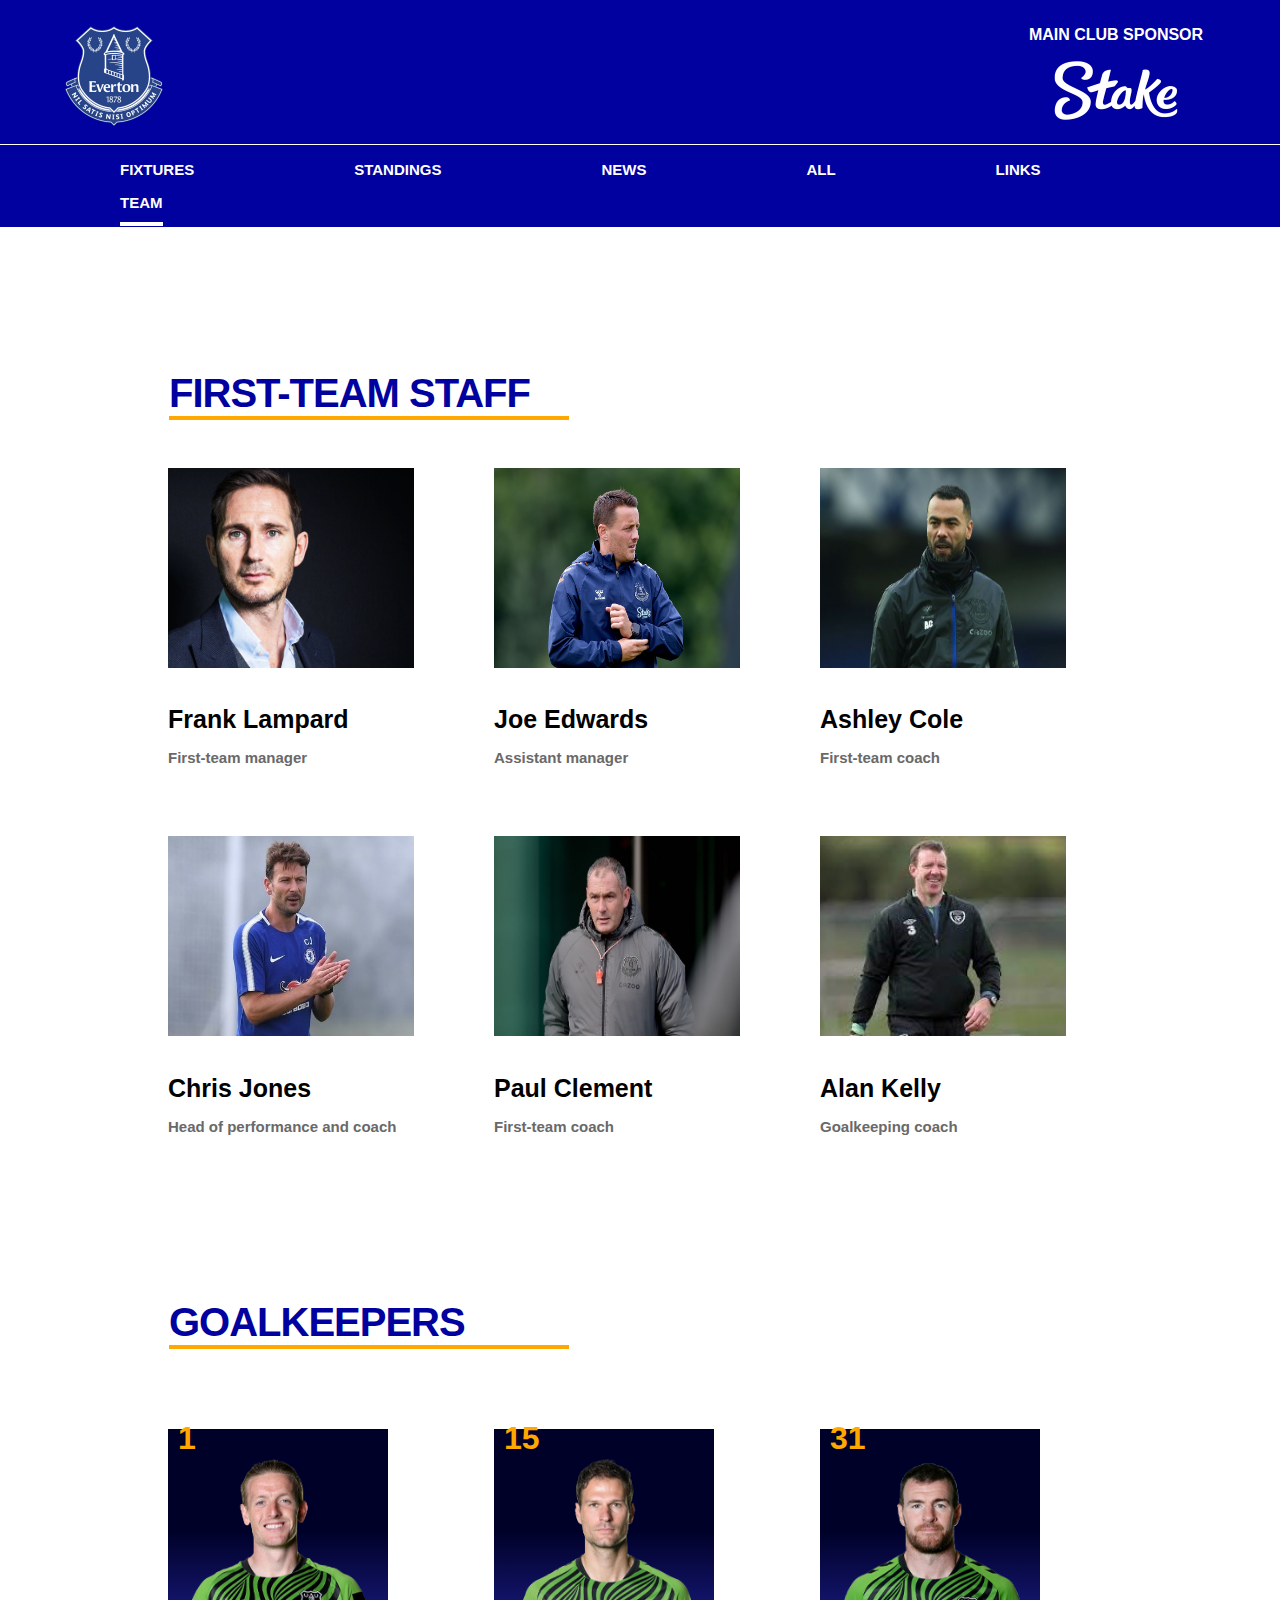
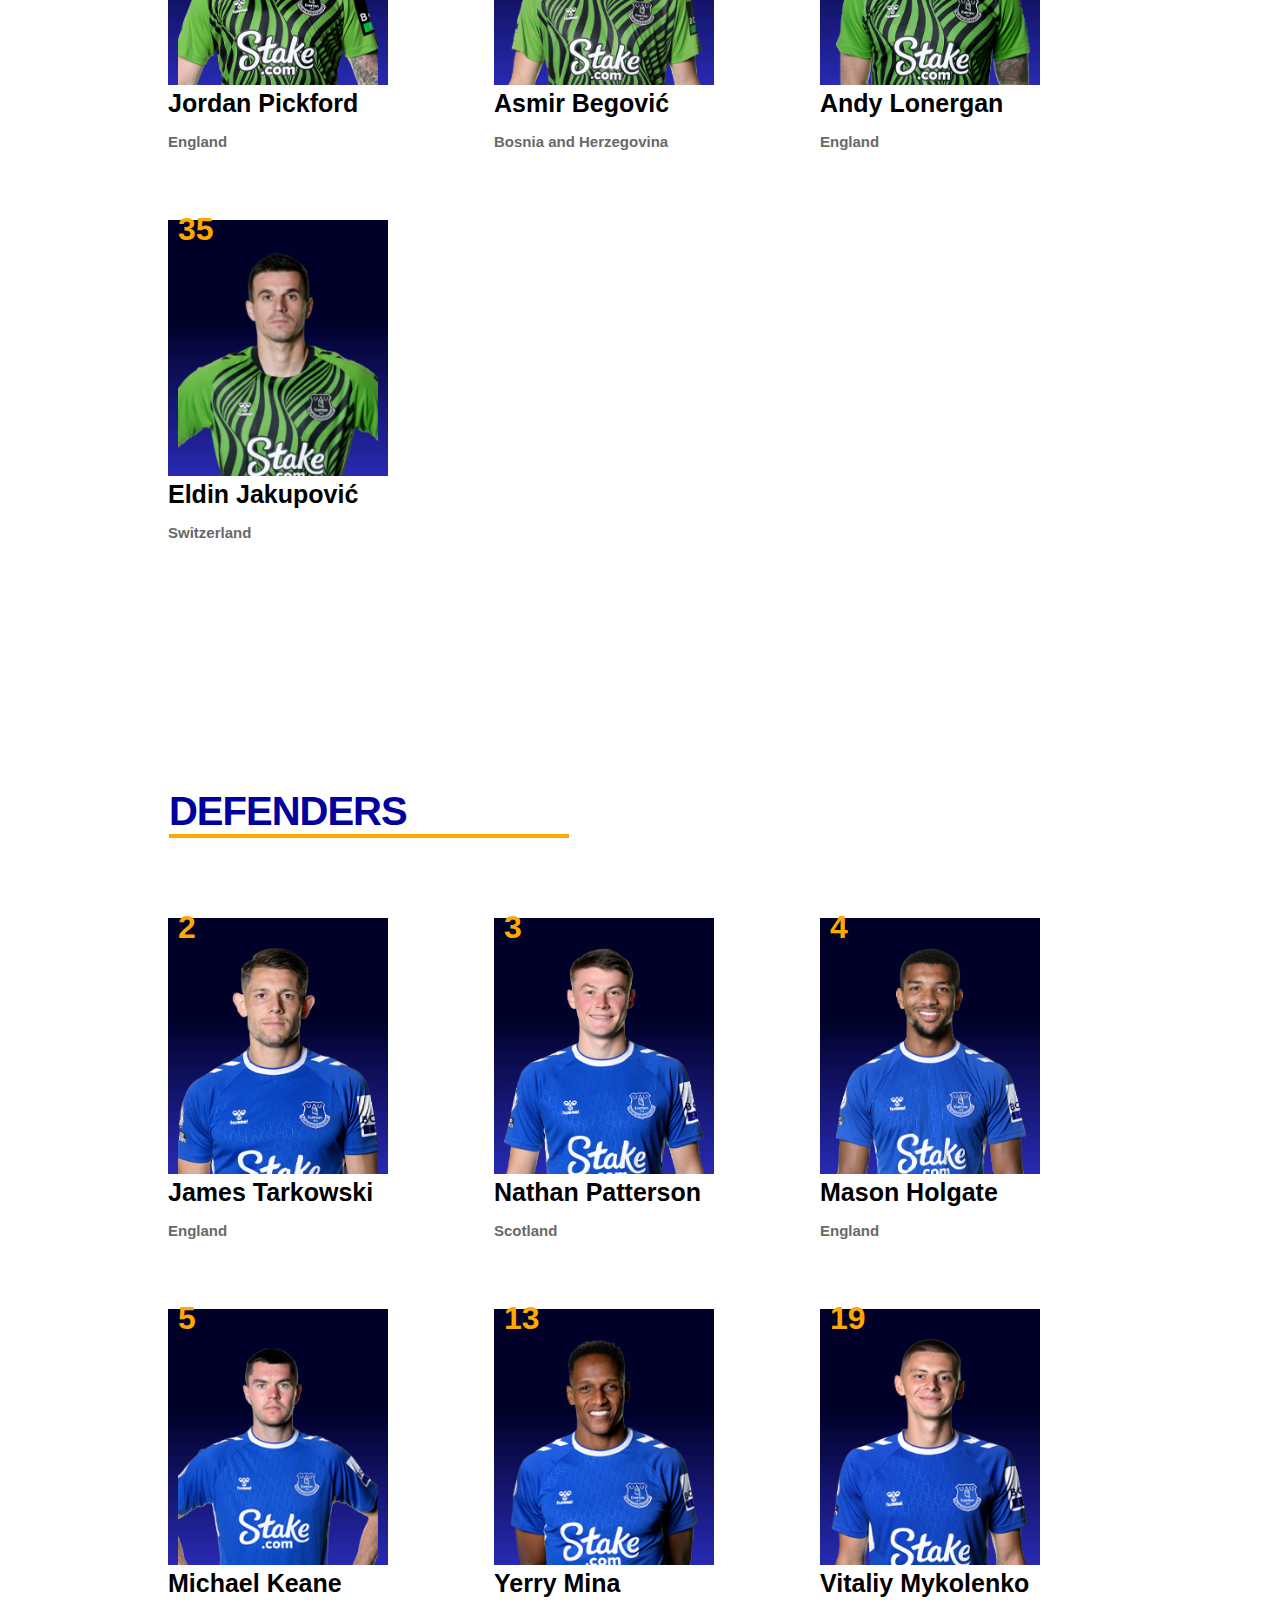
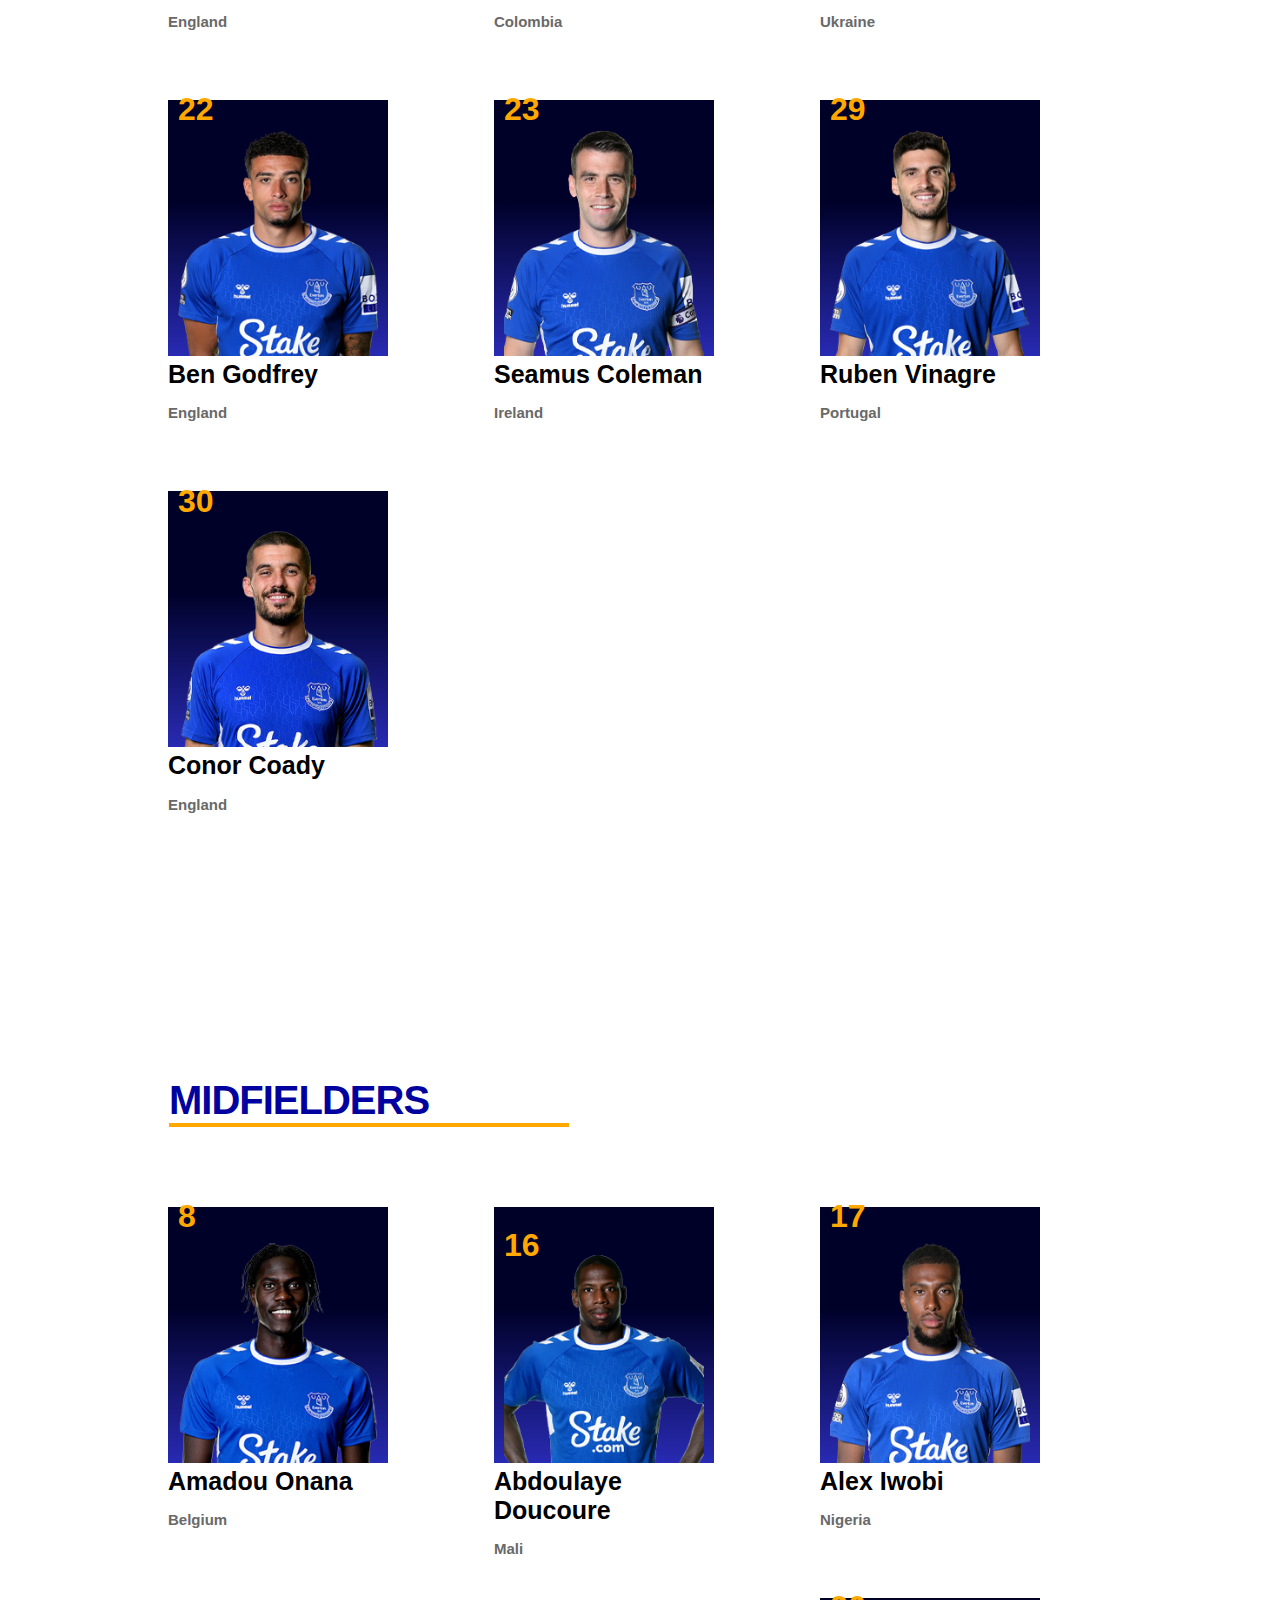
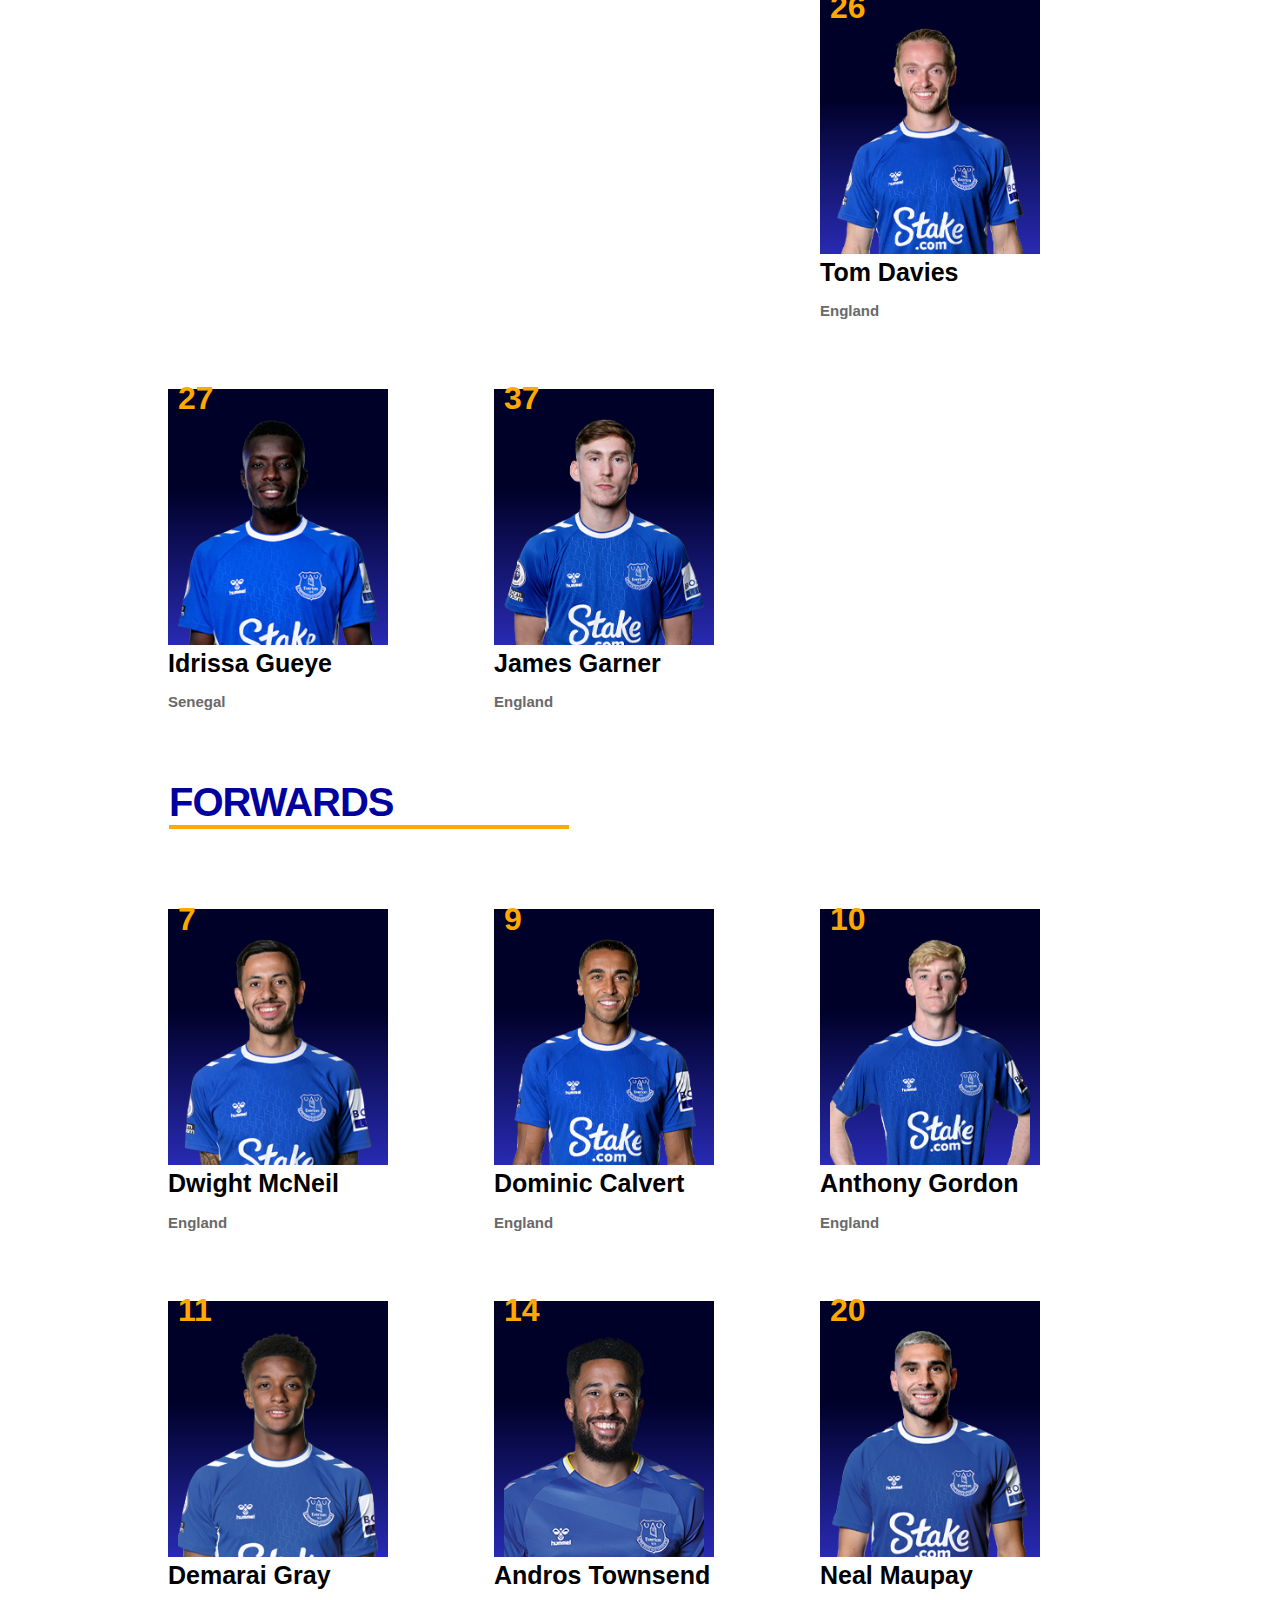
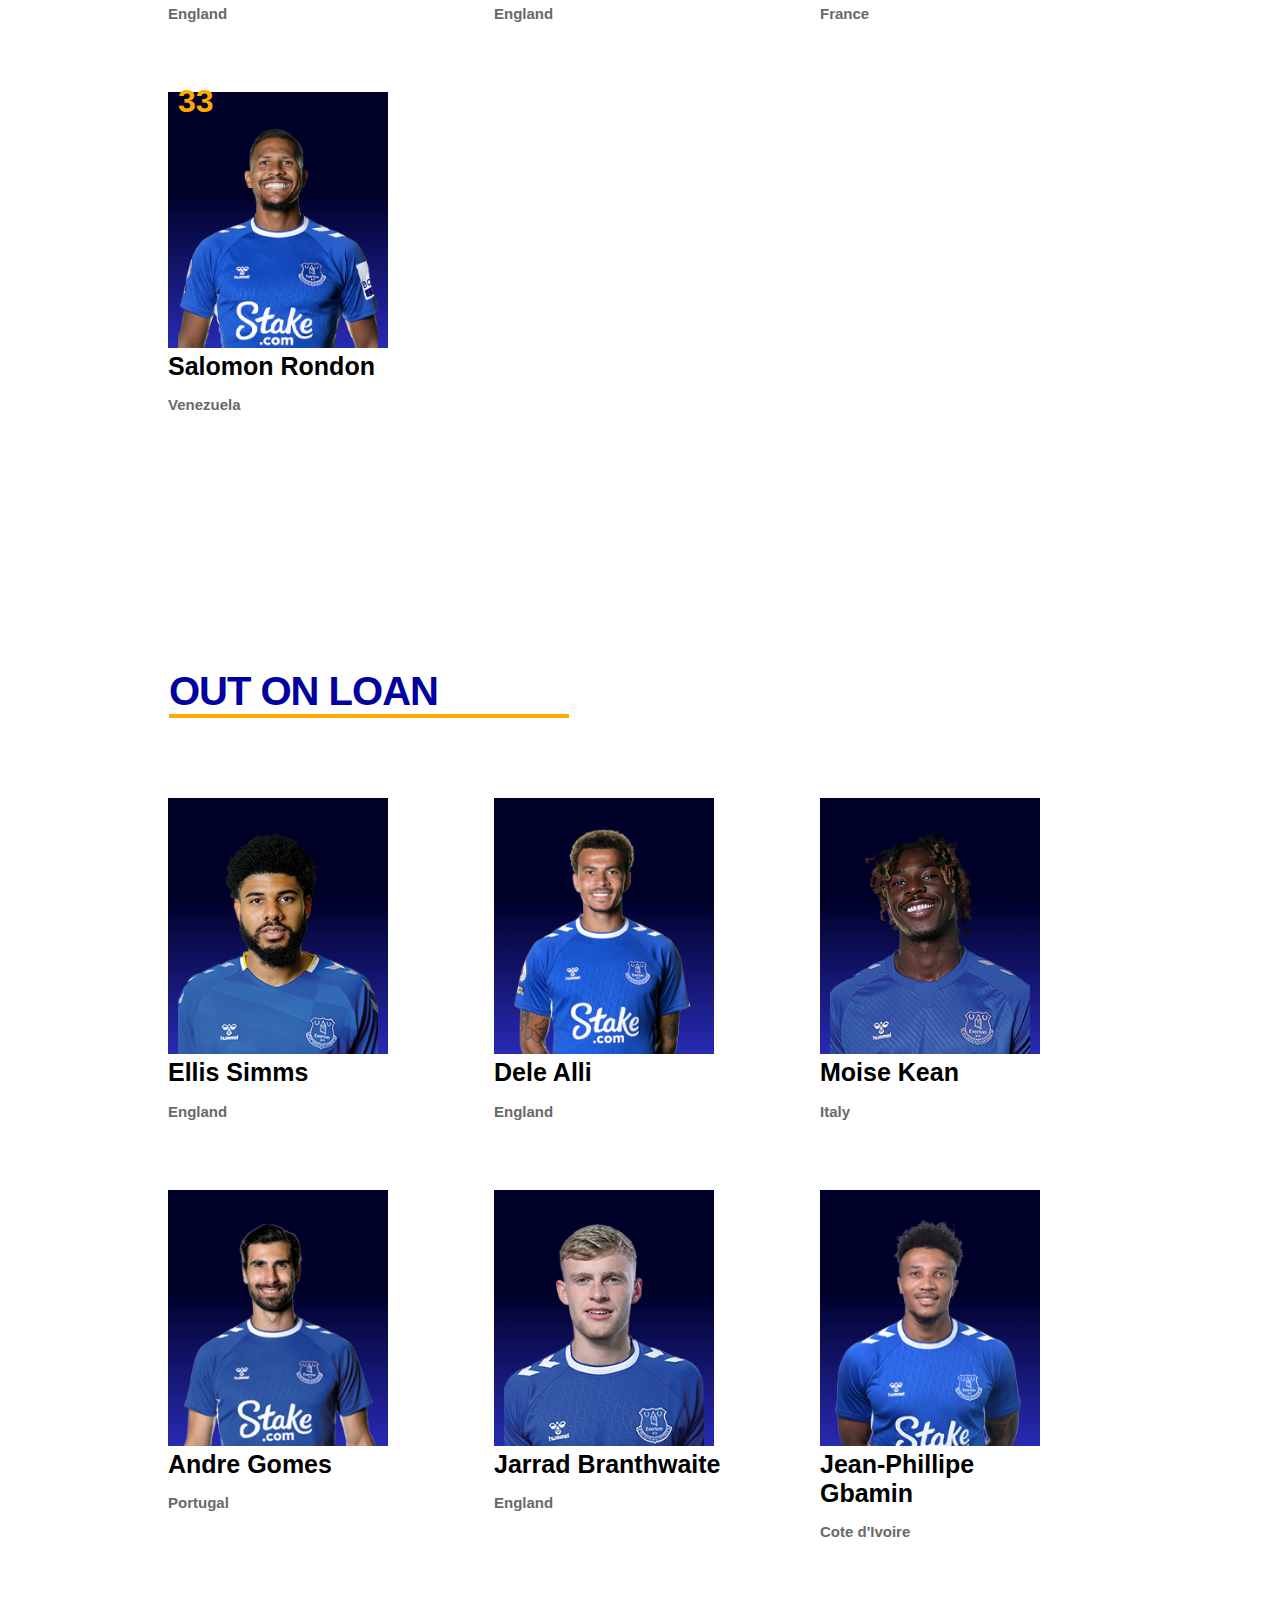
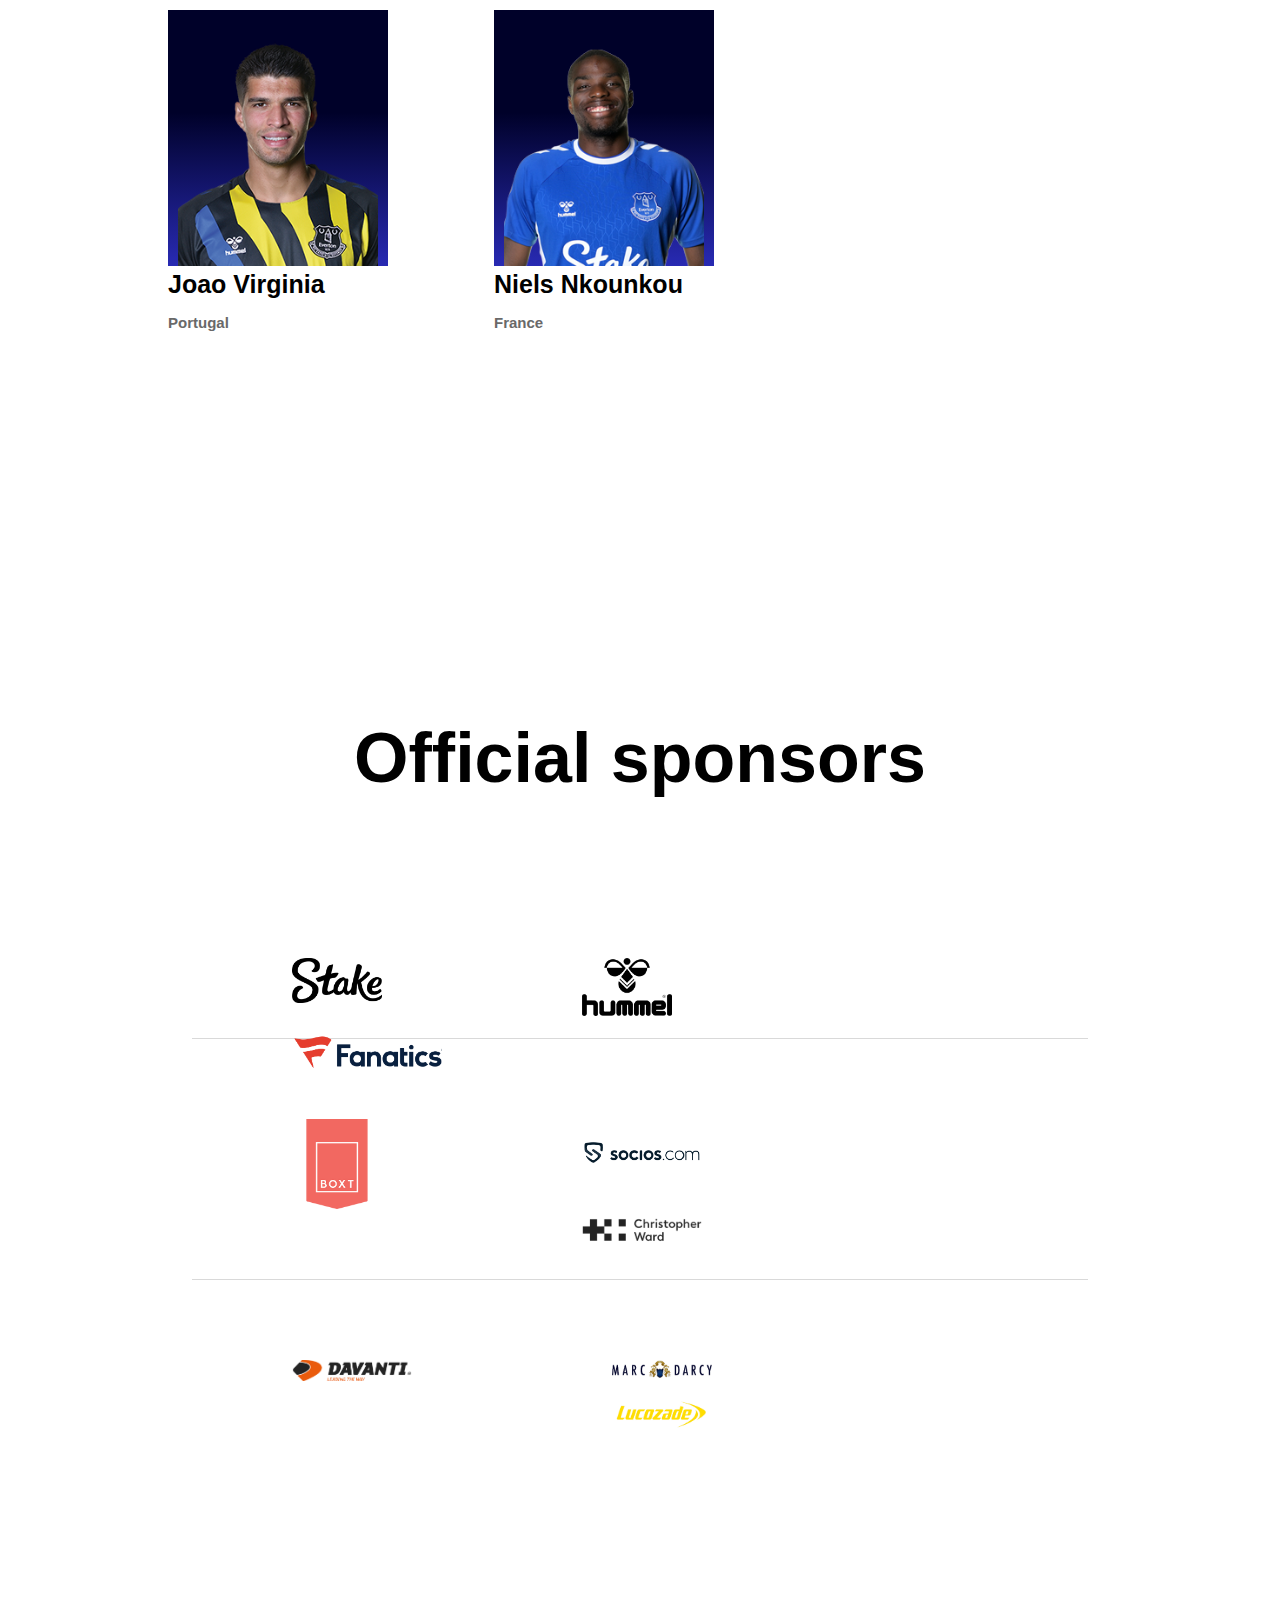
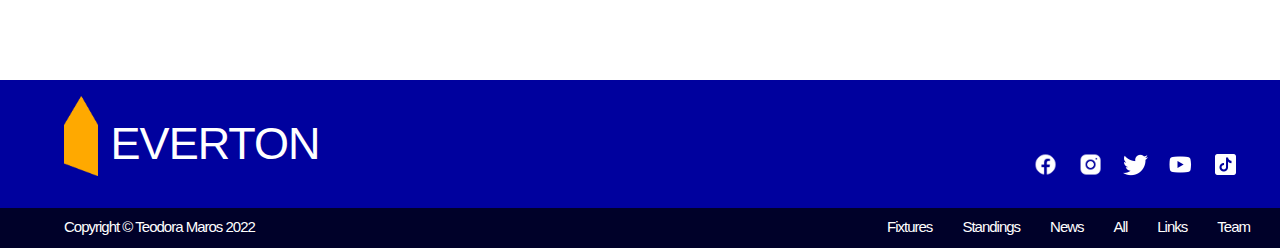
<file: team.html>
<!DOCTYPE html>
<html lang="en">
<head>
    <meta charset="UTF-8">
    <meta http-equiv="X-UA-Compatible" content="IE=edge">
    <meta name="viewport" content="width=device-width, initial-scale=1.0">
    <title>Everton FC</title>
    <link rel="stylesheet" href="team.css">
</head>
<body>

<!--Ovo je main header stranice sa logom-->
   <header>
       <div id="main-header">
            <a href="index.html"><img src="images/logo.png" alt="everton fc logo" width="100px" id="logo"></a>
           <a href="https://stake.com/" target="_blank"><div id="sponsor"><p>MAIN CLUB SPONSOR</p> <img src="images/stake.png" alt="main club sponsor logo"></div></a> 
       </div> 
       
<!--Ovo je dio headera sa navigacijskim linkovima-->
       <div id="navbar">
        <ul >
            <li><a href="fixtures.html">FIXTURES</a></li>
            <li><a href="standings.html">STANDINGS</a></li>
            <li><a href="news.html">NEWS</a></li>
            <li><a href="all.html">ALL</a></li>
            <li><a href="links.html">LINKS</a></li>
            <li id="active"><a href="team.html">TEAM</a></li>


          </ul>
       </div>
   </header> 

<!--Početak dijela sa staff i players-->
<div id="staff">
    <h2>FIRST-TEAM STAFF</h2>
    <ul>
        <li><img src="images/headshots/frank-lampard.jpg" alt="">
            <h4>Frank Lampard</h4>
            <h5>First-team manager</h5>
        </li>

        <li><img src="images/headshots/edwards.jpg" alt="">
            <h4>Joe Edwards</h4>
            <h5>Assistant manager</h5>
        </li>

        <li><img src="images/headshots/cole.jpg" alt="">
            <h4>Ashley Cole</h4>
            <h5>First-team coach</h5>
        </li>

        <li><img src="images/headshots/jones.jpg" alt="">
            <h4>Chris Jones</h4>
            <h5>Head of performance and coach</h5>
        </li>

        <li><img src="images/headshots/clement.jpg" alt="">
            <h4>Paul Clement</h4>
            <h5>First-team coach</h5>
        </li>

        <li><img src="images/headshots/kelly.jpg" alt="">
            <h4>Alan Kelly</h4>
            <h5>Goalkeeping coach</h5>
        </li>
    </ul>
</div>

<div id="players">
    <div id="goalies">
        <h2>GOALKEEPERS</h2>
        <ul>
            <li><img src="images/headshots/pickford.png" alt="">
                <h4>Jordan Pickford</h4>
                <h5>England</h5>
                <h1>1</h1>
            </li>

            <li><img src="images/headshots/begovic.png" alt="">
                <h4>Asmir Begović</h4>
                <h5>Bosnia and Herzegovina</h5>
                <h1>15</h1>
            </li>

            <li><img src="images/headshots/lonergan.png" alt="">
                <h4>Andy Lonergan</h4>
                <h5>England</h5>
                <h1>31</h1>
            </li>

            <li><img src="images/headshots/jakupovic.png" alt="">
                <h4>Eldin Jakupović</h4>
                <h5>Switzerland</h5>
                <h1>35</h1>
            </li>
        </ul>
    </div>

    <div id="defenders">
        <h2>DEFENDERS</h2>
        <ul>
            <li><img src="images/headshots/tarkowski.png" alt="">
                <h4>James Tarkowski</h4>
                <h5>England</h5>
                <h1>2</h1>
            </li>

            <li><img src="images/headshots/patterson.png" alt="">
                <h4>Nathan Patterson</h4>
                <h5>Scotland</h5>
                <h1>3</h1>
            </li>

            <li><img src="images/headshots/holgate.png" alt="">
                <h4>Mason Holgate</h4>
                <h5>England</h5>
                <h1>4</h1>
            </li>

            <li><img src="images/headshots/keane.png" alt="">
                <h4>Michael Keane</h4>
                <h5>England</h5>
                <h1>5</h1>
            </li>
            <li><img src="images/headshots/mina.png" alt="">
                <h4>Yerry Mina</h4>
                <h5>Colombia</h5>
                <h1>13</h1>
            </li>

            <li><img src="images/headshots/mykolenko.png" alt="">
                <h4>Vitaliy Mykolenko</h4>
                <h5>Ukraine</h5>
                <h1>19</h1>
            </li>

            <li><img src="images/headshots/godfrey.png" alt="">
                <h4>Ben Godfrey</h4>
                <h5>England</h5>
                <h1>22</h1>
            </li>

            <li><img src="images/headshots/coleman.png" alt="">
                <h4>Seamus Coleman</h4>
                <h5>Ireland</h5>
                <h1>23</h1>
            </li>
            <li><img src="images/headshots/vinagre.png" alt="">
                <h4>Ruben Vinagre</h4>
                <h5>Portugal</h5>
                <h1>29</h1>
            </li>

            <li><img src="images/headshots/coady.png" alt="">
                <h4>Conor Coady</h4>
                <h5>England</h5>
                <h1>30</h1>
            </li>
        </ul>
    </div>


    <div id="mid">
        <h2>MIDFIELDERS</h2>
        <ul>
            <li><img src="images/headshots/onana.png" alt="">
                <h4>Amadou Onana</h4>
                <h5>Belgium</h5>
                <h1>8</h1>
            </li>

            <li><img src="images/headshots/doucoure.png" alt="">
                <h4>Abdoulaye Doucoure</h4>
                <h5>Mali</h5>
                <h1>16</h1>
            </li>

            <li><img src="images/headshots/iwobi.png" alt="">
                <h4>Alex Iwobi</h4>
                <h5>Nigeria</h5>
                <h1>17</h1>
            </li>

            <li><img src="images/headshots/davies.png" alt="">
                <h4>Tom Davies</h4>
                <h5>England</h5>
                <h1>26</h1>
            </li>
            <li><img src="images/headshots/gueye.png" alt="">
                <h4>Idrissa Gueye</h4>
                <h5>Senegal</h5>
                <h1>27</h1>
            </li>

            <li><img src="images/headshots/garner.png" alt="">
                <h4>James Garner</h4>
                <h5>England</h5>
                <h1>37</h1>
            </li>

        </ul>
    </div>

    
    <div id="forwards">
        <h2>FORWARDS</h2>
        <ul>
            <li><img src="images/headshots/mcneil.png" alt="">
                <h4>Dwight McNeil</h4>
                <h5>England</h5>
                <h1>7</h1>
            </li>

            <li><img src="images/headshots/calvert.png" alt="">
                <h4>Dominic Calvert</h4>
                <h5>England</h5>
                <h1>9</h1>
            </li>

            <li><img src="images/headshots/gordon.png" alt="">
                <h4>Anthony Gordon</h4>
                <h5>England</h5>
                <h1>10</h1>
            </li>

            <li><img src="images/headshots/gray.png" alt="">
                <h4>Demarai Gray</h4>
                <h5>England</h5>
                <h1>11</h1>
            </li>
            <li><img src="images/headshots/townsend.png" alt="">
                <h4>Andros Townsend</h4>
                <h5>England</h5>
                <h1>14</h1>
            </li>

            <li><img src="images/headshots/maupay.png" alt="">
                <h4>Neal Maupay</h4>
                <h5>France</h5>
                <h1>20</h1>
            </li>

            <li><img src="images/headshots/rondon.png" alt="">
                <h4>Salomon Rondon</h4>
                <h5>Venezuela</h5>
                <h1>33</h1>
            </li>

        </ul>
    </div>


    <div id="loan">
        <h2>OUT ON LOAN</h2>
        <ul>
            <li><img src="images/headshots/simms.png" alt="">
                <h4>Ellis Simms</h4>
                <h5>England</h5>
            </li>

            <li><img src="images/headshots/alli.png" alt="">
                <h4>Dele Alli</h4>
                <h5>England</h5>
            </li>

            <li><img src="images/headshots/kean.png" alt="">
                <h4>Moise Kean</h4>
                <h5>Italy</h5>
            </li>

            <li><img src="images/headshots/gomes.png" alt="">
                <h4>Andre Gomes</h4>
                <h5>Portugal</h5>
            </li>
            <li><img src="images/headshots/branthwaite.png" alt="">
                <h4>Jarrad Branthwaite</h4>
                <h5>England</h5>
            </li>

            <li><img src="images/headshots/gbamin.png" alt="">
                <h4>Jean-Phillipe Gbamin</h4>
                <h5>Cote d'Ivoire</h5>
            </li>

            <li><img src="images/headshots/virginia.png" alt="">
                <h4>Joao Virginia</h4>
                <h5>Portugal</h5>
            </li>

            <li><img src="images/headshots/nkounkou.png" alt="">
                <h4>Niels Nkounkou</h4>
                <h5>France</h5>
            </li>

        </ul>
    </div>
</div>
<!--Kraj dijela sa staff i players-->



<!--Početak dijela sa sponzorima-->
   <h1 id="official-sponsors">Official sponsors</h1>
   <div id="sponsors-one">
        <li><a href="https://stake.com/" target="_blank"><img src="images/stake-black.png" alt="" width="90px"></a></li>
        <li><a href="https://www.hummel.net/" target="_blank"><img src="images/hummel.png" alt="" width="90px"></a></li>
        <li><a href="https://evertondirect.evertonfc.com/en/everton/t-19321265+z-9197965-3477742524" target="_blank"><img src="images/fanatics.png" alt="" width= "150px"></a></li>
   </div>

   <div id="sponsors-two">
    <li><a href="https://www.boxt.co.uk/" target="_blank"><img src="images/boxt-logo.png" alt="" width="90px"></a></li>
    <li><a href="https://www.socios.com/" target="_blank"><img src="images/socios.png" alt="" width="120px"></a></li>
    <li><a href="https://www.christopherward.com/home" target="_blank"><img src="images/christopher.png" alt="" width="120px"></a></li>
</div>

<div id="sponsors-three">
    <li><a href="https://www.davanti-tyres.com/" target="_blank"><img src="images/davanti.png" alt=""width="120px"></a></li>
    <li><a href="https://marcdarcy.co.uk/" target="_blank"><img src="images/marx.png" alt="" width="100px"></a></li>
    <li><a href="https://www.lucozade.com/brands/sport/" target="_blank"><img src="images/lucozade.jpg" alt="" width="100px"></a></li>
</div>
<!--Kraj dijela sa sponzorima-->

<!--Početak footera-->
<footer id="footer">
    <a href="index.html"><img src="images/logo-simple.png" alt="" id="simplistic-logo"></a><h2>EVERTON</h2>
    <ul id="socials-icons">
        <li><a href="https://www.facebook.com/Everton" target="_blank"><img src="images/fb.png" alt="" ></a></li>
        <li><a href="https://www.instagram.com/everton/" target="_blank"><img src="images/instagam.png" alt=""></a></li>
        <li><a href="https://twitter.com/Everton" target="_blank"><img src="images/twitter.png" alt=""></a></li>
        <li><a href="https://www.youtube.com/user/OfficialEverton/" target="_blank"><img src="images/yt.png" alt=""></a></li>
        <li><a href="https://www.tiktok.com/@everton" target="_blank"><img src="images/tiktok.png" alt=""></a></li>
      </ul>
      <div id="copyright">
        <p>Copyright © Teodora Maros 2022</p>
            <ul id="footer-navbar">
                <li><a href="fixtures.html">Fixtures</a></li>
                <li><a href="standings.html">Standings</a></li>
                <li><a href="news.html">News</a></li>
                <li><a href="all.html">All</a></li>
                <li><a href="links.html">Links</a></li>
                <li><a href="team.html">Team</a></li>

              </ul>
      </div>
</footer>
<!--Kraj footera-->


</body>
</html>
</file>
<file: all.css>
/* POČETAK CSS ZA HEADER I FOOTER KOJI JE NA SAVKOJ STRANICI */
body{
    color: black;
    margin: 0;
}

/* header */
#main-header{
    background-color: #00019E;
    height: 9rem;
    width: 100%;
    align-items: center;
}

header #logo{
    display: block;
    float: left;
    padding-top: 1.6rem;
    margin-left: 5%;
    margin-right: auto;
    width: 100px;
}

#sponsor{
    padding-top: 10px;
    display: block;
    float: right;
    margin-right: 5%;
    margin-left: auto;
    width: 200px;
    color: white;
    font-family: 'Segoe UI', Tahoma, Geneva, Verdana, sans-serif;
    font-weight: bold;
    text-align: center;
}


#navbar{
    display: table;
    background-color: #00019E;
    border-top: solid 1px white;
    width: 100%;
    text-align: center;
}

#navbar li {
    list-style: none;
    float: left;
    margin-bottom: 15px;
}
  
#navbar a {
    margin: 80px;
    color: white;
    text-decoration: none;
    font-family: 'Segoe UI', Tahoma, Geneva, Verdana, sans-serif;
    font-size: 15px;
    font-weight: bold;
  }

#active a{
    padding-bottom: 11px;
    border-bottom: white 4px solid;
}

#navbar a:hover{
    color: #000129;
}  

#active a:hover{
    color: white;
}


/* footer */
#footer{
    margin-top: 10rem;
    background-color: #00019E;
    height: 8rem;
    width: 100%;
    align-items: center;
    margin-bottom: 0;
}

#footer h2{
    color: white;
    font-weight: lighter;
    letter-spacing: -1px;
    font-family: Impact, Haettenschweiler, 'Arial Narrow Bold', sans-serif;
    font-size: 45px;
    float: left;
    margin-left: 1%;
    margin-right: auto;
}

#simplistic-logo{
    height: 80px;
    float: left;
    margin-left: 5%;
    margin-right: auto;
    padding-top: 1rem;
}

#socials-icons{
    margin-right: 2rem;
    float: right;
}

#socials-icons img{
    width: 25px;
    height: 25px;
}

#socials-icons li{
    padding: 10px;
    list-style: none;
    text-decoration: none;
    padding-top: 3.5rem;
    float: left;
}

#copyright{
    background-color: #000129;
    width: 100%;
    height: 40px;
    margin-top: 8rem;
    position: absolute;

}

#copyright p{
    color: white;
    font-family: Verdana, Geneva, Tahoma, sans-serif;
    font-size: 15px;
    margin-left: 5%;
    margin-top: 10px;
    float: left;
    letter-spacing: -1px;
}

#footer-navbar{
    width: auto;
    margin-top: 10px;
    float: right;
}

#footer-navbar li{
    list-style: none;
    float: left;
}

#footer-navbar a{
    text-decoration: none;
    color: white;
    font-family: Verdana, Geneva, Tahoma, sans-serif;
    font-size: 15px;
    padding-right: 30px;
    letter-spacing: -1px;
}

#footer-navbar a:hover{
    color: #00019E;
}
/* KRAJ CSS ZA HEADER I FOOTER KOJI JE NA SAVKOJ STRANICI */


/* POČETAK CSS ZA SPONZORE */
#sponsors-one {
    width: 70%;
    margin: auto;
    padding-bottom: 5rem;
    padding-top: 10rem;
    vertical-align: middle;
    border-bottom: solid 1px rgba(189, 189, 189, 0.568);
}

#sponsors-one li {
    list-style: none;
    float: left;
    padding-bottom: 15px;
}
  
#sponsors-one a {
    padding: 100px;
    color: white;
    text-decoration: none;
    font-family: 'Segoe UI', Tahoma, Geneva, Verdana, sans-serif;
    font-size: 15px;
    font-weight: bold;
  }

#sponsors-two{
    width: 70%;
    margin: auto;
    vertical-align: middle;
    padding-top: 5rem;
    padding-bottom: 10rem;
    border-bottom: solid 1px rgba(189, 189, 189, 0.568); 
}

#sponsors-two li {
    list-style: none;
    float: left;
    padding-bottom: 15px;
}
  
#sponsors-two a {
    padding: 100px;
    color: white;
    text-decoration: none;
    font-family: 'Segoe UI', Tahoma, Geneva, Verdana, sans-serif;
    font-size: 15px;
    font-weight: bold;
  }

#sponsors-three{
    width: 70%;
    margin: auto;
    padding-top: 5rem;
    vertical-align: middle;
}

#sponsors-three li {
    list-style: none;
    float: left;
    padding-bottom: 15px;
}
  
#sponsors-three a {
    padding: 100px;
    color: white;
    text-decoration: none;
    font-family: 'Segoe UI', Tahoma, Geneva, Verdana, sans-serif;
    font-size: 15px;
    font-weight: bold;
  }

#official-sponsors{
    padding-top: 10rem;
    width: 50%;
    text-align: center;
    margin: auto;
    font-size: 70px;
    font-family:'Segoe UI', Tahoma, Geneva, Verdana, sans-serif;
}
/* KRAJ CSS ZA SPONZORE */


/* POČETAK CSS ZA ARTICLE */
#article{
    width: 60%;
    margin-top: 100px;
    margin-left: auto;
    margin-right: auto;
    border-top: 5px solid #FFA900;
    border-bottom: 5px solid #FFA900;
    padding-top: 2rem;
    padding-bottom: 2rem;
}

#article h1{
    font-family: 'Segoe UI', Tahoma, Geneva, Verdana, sans-serif;
    font-weight: bold;
    color: grey;
    letter-spacing: -2px;
    font-size: 40px;
}

#article p{
    font-family: Arial, Helvetica, sans-serif;
    font-size: 17px;
    text-align: justify;
    line-height: 25px;
    color: rgb(61, 61, 61);
}

#all-img{
    width: 50%;
    margin: auto;
    display: block;
    margin-top: 5rem;
}

/* KRAJ CSS ZA ARTICLE */
</file>
<file: article-one.css>
/* POČETAK CSS ZA HEADER I FOOTER KOJI JE NA SAVKOJ STRANICI */
body{
    color: black;
    margin: 0;
}

/* header */
#main-header{
    background-color: #00019E;
    height: 9rem;
    width: 100%;
    align-items: center;
}

header #logo{
    display: block;
    float: left;
    padding-top: 1.6rem;
    margin-left: 5%;
    margin-right: auto;
    width: 100px;
}

#sponsor{
    padding-top: 10px;
    display: block;
    float: right;
    margin-right: 5%;
    margin-left: auto;
    width: 200px;
    color: white;
    font-family: 'Segoe UI', Tahoma, Geneva, Verdana, sans-serif;
    font-weight: bold;
    text-align: center;
}


#navbar{
    display: table;
    background-color: #00019E;
    border-top: solid 1px white;
    width: 100%;
    text-align: center;
}

#navbar li {
    list-style: none;
    float: left;
    margin-bottom: 15px;
}
  
#navbar a {
    margin: 80px;
    color: white;
    text-decoration: none;
    font-family: 'Segoe UI', Tahoma, Geneva, Verdana, sans-serif;
    font-size: 15px;
    font-weight: bold;
  }

#active a{
    padding-bottom: 11px;
    border-bottom: white 4px solid;
}

#navbar a:hover{
    color: #000129;
}  

#active a:hover{
    color: white;
}


/* footer */
#footer{
    margin-top: 10rem;
    background-color: #00019E;
    height: 8rem;
    width: 100%;
    align-items: center;
    margin-bottom: 0;
}

#footer h2{
    color: white;
    font-weight: lighter;
    letter-spacing: -1px;
    font-family: Impact, Haettenschweiler, 'Arial Narrow Bold', sans-serif;
    font-size: 45px;
    float: left;
    margin-left: 1%;
    margin-right: auto;
}

#simplistic-logo{
    height: 80px;
    float: left;
    margin-left: 5%;
    margin-right: auto;
    padding-top: 1rem;
}

#socials-icons{
    margin-right: 2rem;
    float: right;
}

#socials-icons img{
    width: 25px;
    height: 25px;
}

#socials-icons li{
    padding: 10px;
    list-style: none;
    text-decoration: none;
    padding-top: 3.5rem;
    float: left;
}

#copyright{
    background-color: #000129;
    width: 100%;
    height: 40px;
    margin-top: 8rem;
    position: absolute;

}

#copyright p{
    color: white;
    font-family: Verdana, Geneva, Tahoma, sans-serif;
    font-size: 15px;
    margin-left: 5%;
    margin-top: 10px;
    float: left;
    letter-spacing: -1px;
}

#footer-navbar{
    width: auto;
    margin-top: 10px;
    float: right;
}

#footer-navbar li{
    list-style: none;
    float: left;
}

#footer-navbar a{
    text-decoration: none;
    color: white;
    font-family: Verdana, Geneva, Tahoma, sans-serif;
    font-size: 15px;
    padding-right: 30px;
    letter-spacing: -1px;
}

#footer-navbar a:hover{
    color: #00019E;
}
/* KRAJ CSS ZA HEADER I FOOTER KOJI JE NA SAVKOJ STRANICI */


/* POČETAK CSS ZA ARTICLE */
#article{
    width: 70%;
    margin: auto;
    text-align: justify;
    font-family: Arial, Helvetica, sans-serif;
    line-height: 40px;
}

#title-image img{
    width: 100%;
    margin: auto;
    margin-top: 3rem;
    opacity: 50%;
}

#title-image h1{
    position: absolute;
    margin-top: -12rem;
    margin-left: 2rem;
    font-family: 'Franklin Gothic Medium', 'Arial Narrow', Arial, sans-serif;
    font-size: 60px;
    line-height: 50px;
    width: 900px;
    text-align: left;
}

#title-image h3{
    position: absolute;
    margin-top: -5rem;
    margin-left: 2.3rem;
    font-family: 'Franklin Gothic Medium', 'Arial Narrow', Arial, sans-serif;
    font-size: 20px;
    text-align: left;
}

#quote{
    color: rgb(68, 68, 68);
    width: 50%;
    margin: auto;
    text-align: center;
    font-family: 'Segoe UI', Tahoma, Geneva, Verdana, sans-serif;
    font-weight: bold;
    font-size: 10px;
}

#quote img{
    margin-bottom: -2rem;
}

#quote p{
    font-size: 25px;
}

iframe{
    margin: 5rem auto 5rem auto;
}

/* KRAJ CSS ZA ARTICLE */
</file>
<file: fixtures.css>
/* POČETAK CSS ZA HEADER I FOOTER KOJI JE NA SAVKOJ STRANICI */
body{
    color: black;
    margin: 0;
}

/* header */
#main-header{
    background-color: #00019E;
    height: 9rem;
    width: 100%;
    align-items: center;
}

header #logo{
    display: block;
    float: left;
    padding-top: 1.6rem;
    margin-left: 5%;
    margin-right: auto;
    width: 100px;
}

#sponsor{
    padding-top: 10px;
    display: block;
    float: right;
    margin-right: 5%;
    margin-left: auto;
    width: 200px;
    color: white;
    font-family: 'Segoe UI', Tahoma, Geneva, Verdana, sans-serif;
    font-weight: bold;
    text-align: center;
}


#navbar{
    display: table;
    background-color: #00019E;
    border-top: solid 1px white;
    width: 100%;
    text-align: center;
}

#navbar li {
    list-style: none;
    float: left;
    margin-bottom: 15px;
}
  
#navbar a {
    margin: 80px;
    color: white;
    text-decoration: none;
    font-family: 'Segoe UI', Tahoma, Geneva, Verdana, sans-serif;
    font-size: 15px;
    font-weight: bold;
  }

#active a{
    padding-bottom: 11px;
    border-bottom: white 4px solid;
}

#navbar a:hover{
    color: #000129;
}  

#active a:hover{
    color: white;
}


/* footer */
#footer{
    margin-top: 2rem;
    background-color: #00019E;
    height: 8rem;
    width: 100%;
    align-items: center;
    margin-bottom: 0;
}

#footer h2{
    color: white;
    font-weight: lighter;
    letter-spacing: -1px;
    font-family: Impact, Haettenschweiler, 'Arial Narrow Bold', sans-serif;
    font-size: 45px;
    float: left;
    margin-left: 1%;
    margin-right: auto;
}

#simplistic-logo{
    height: 80px;
    float: left;
    margin-left: 5%;
    margin-right: auto;
    padding-top: 1rem;
}

#socials-icons{
    margin-right: 2rem;
    float: right;
}

#socials-icons img{
    width: 25px;
    height: 25px;
}

#socials-icons li{
    padding: 10px;
    list-style: none;
    text-decoration: none;
    padding-top: 3.5rem;
    float: left;
}

#copyright{
    background-color: #000129;
    width: 100%;
    height: 40px;
    margin-top: 8rem;
    position: absolute;

}

#copyright p{
    color: white;
    font-family: Verdana, Geneva, Tahoma, sans-serif;
    font-size: 15px;
    margin-left: 5%;
    margin-top: 10px;
    float: left;
    letter-spacing: -1px;
}

#footer-navbar{
    width: auto;
    margin-top: 10px;
    float: right;
}

#footer-navbar li{
    list-style: none;
    float: left;
}

#footer-navbar a{
    text-decoration: none;
    color: white;
    font-family: Verdana, Geneva, Tahoma, sans-serif;
    font-size: 15px;
    padding-right: 30px;
    letter-spacing: -1px;
}

#footer-navbar a:hover{
    color: #00019E;
}
/* KRAJ CSS ZA HEADER I FOOTER KOJI JE NA SAVKOJ STRANICI */



/* CSS ZA COUNTDOWN TIMER I UPCOMING MATCH DATA */
#upcoming-match{
    opacity: 0.90;
    height: 25rem;
    background-image: linear-gradient(rgba(48, 48, 48, 0.800),rgba(48, 48, 48, 0.800)),  url("images/goodison-park.jpg");
    color: white;
    width: 100%;
}

#upcoming-match h1{
    padding-top: 3rem;
    width: 50%;
    text-align: center;
    margin: auto;
    font-size: 40px;
    font-family:'Segoe UI', Tahoma, Geneva, Verdana, sans-serif
}

#upcoming-match p{
    padding-top: 0.5rem;
    width: 100%;
    text-align: center;
    margin: auto;
    font-size: 20px;
    font-family:'Segoe UI', Tahoma, Geneva, Verdana, sans-serif
}

#upcoming-match u{
    display: table;
    width: 100%;
    text-align: center;
}

#upcoming-match li {
    list-style: none;
    margin-bottom: 15px;
}

#team-one{
    float: left;
    margin-left: 10%;
    margin-top: 30px;
}

#team-one img{
    margin-top: 30px;
}

#team-one h2{
    float: left;
    font-family: 'Segoe UI', Tahoma, Geneva, Verdana, sans-serif;
    padding-right: 50px;
    font-size: 40px;
    letter-spacing: -1px;
}

#team-two{
    float: right;
    margin-right: 10%;
    margin-top: 30px;
}

#team-two h2{
    float: right;
    font-family: 'Segoe UI', Tahoma, Geneva, Verdana, sans-serif;
    padding-left: 50px;
    font-size: 40px;
    letter-spacing: -1px;
}

#team-two img{
    margin-top: 30px;
}
  
#countdown p{
    width: 50%;
    margin: auto;
    margin-top: 60px;
    font-family: 'Segoe UI', Tahoma, Geneva, Verdana, sans-serif;
    font-size: 50px;
    font-weight: lighter;
}

/* CSS za tablicu */
#table-title{
    padding-top: 2rem;
    margin-left: 5%;
    font-size: 35px;
    color: #00019E;
    letter-spacing: -2px;
    font-family:'Segoe UI', Tahoma, Geneva, Verdana, sans-serif;
    border-bottom: 4px solid #FFA900;
    width: 400px;
}

table{
    width: 90%;
    margin: auto;
    margin-top: 5rem;
}

td{
    width: 15%;
    font-family: 'Segoe UI', Tahoma, Geneva, Verdana, sans-serif;
    padding-bottom: 100px;
}

table h3{
    font-family: 'Segoe UI', Tahoma, Geneva, Verdana, sans-serif;
    font-weight: bold;
    color: rgb(80, 80, 80);
    background-color: rgb(196, 196, 196);
    width: 40px;
    padding: 5px;
    text-align: center;
    margin-right: 100px;
}

.club-name{
    font-family: 'Segoe UI', Tahoma, Geneva, Verdana, sans-serif;
    padding-right: 50px;
    font-size: 25px;
    font-weight: bold;
}

.club-name-one{
    font-family: 'Segoe UI', Tahoma, Geneva, Verdana, sans-serif;
    padding-right: 50px;
    font-size: 25px;
    font-weight: bold;
    text-align: right;
}

#border{
    width: 90%;
}
</file>
<file: links.css>
/* POČETAK CSS ZA HEADER I FOOTER KOJI JE NA SAVKOJ STRANICI */
body{
    color: black;
    margin: 0;
}

/* header */
#main-header{
    background-color: #00019E;
    height: 9rem;
    width: 100%;
    align-items: center;
}

header #logo{
    display: block;
    float: left;
    padding-top: 1.6rem;
    margin-left: 5%;
    margin-right: auto;
    width: 100px;
}

#sponsor{
    padding-top: 10px;
    display: block;
    float: right;
    margin-right: 5%;
    margin-left: auto;
    width: 200px;
    color: white;
    font-family: 'Segoe UI', Tahoma, Geneva, Verdana, sans-serif;
    font-weight: bold;
    text-align: center;
}


#navbar{
    display: table;
    background-color: #00019E;
    border-top: solid 1px white;
    width: 100%;
    text-align: center;
}

#navbar li {
    list-style: none;
    float: left;
    margin-bottom: 15px;
}
  
#navbar a {
    margin: 80px;
    color: white;
    text-decoration: none;
    font-family: 'Segoe UI', Tahoma, Geneva, Verdana, sans-serif;
    font-size: 15px;
    font-weight: bold;
  }

#active a{
    padding-bottom: 11px;
    border-bottom: white 4px solid;
}

#navbar a:hover{
    color: #000129;
}  

#active a:hover{
    color: white;
}

/* footer */
#footer{
    background-color: #00019E;
    height: 8rem;
    width: 100%;
    align-items: center;
    margin-bottom: 0;
    margin-top: 13rem;
}

#footer h2{
    color: white;
    font-weight: lighter;
    letter-spacing: -1px;
    font-family: Impact, Haettenschweiler, 'Arial Narrow Bold', sans-serif;
    font-size: 45px;
    float: left;
    margin-left: 1%;
    margin-right: auto;
}

#simplistic-logo{
    height: 80px;
    float: left;
    margin-left: 5%;
    margin-right: auto;
    padding-top: 1rem;
}

#socials-icons{
    margin-right: 2rem;
    float: right;
}

#socials-icons img{
    width: 25px;
    height: 25px;
}

#socials-icons li{
    padding: 10px;
    list-style: none;
    text-decoration: none;
    padding-top: 3.5rem;
    float: left;
}

#copyright{
    background-color: #000129;
    width: 100%;
    height: 40px;
    margin-top: 8rem;
    position: absolute;

}

#copyright p{
    color: white;
    font-family: Verdana, Geneva, Tahoma, sans-serif;
    font-size: 15px;
    margin-left: 5%;
    margin-top: 10px;
    float: left;
    letter-spacing: -1px;
}

#footer-navbar{
    width: auto;
    margin-top: 10px;
    float: right;
}

#footer-navbar li{
    list-style: none;
    float: left;
}

#footer-navbar a{
    text-decoration: none;
    color: white;
    font-family: Verdana, Geneva, Tahoma, sans-serif;
    font-size: 15px;
    padding-right: 30px;
    letter-spacing: -1px;
}

#footer-navbar a:hover{
    color: #00019E;
}
/* KRAJ CSS ZA HEADER I FOOTER KOJI JE NA SAVKOJ STRANICI */

/* POČETAK CSS ZA DIO S LINKOVIMA */
#links-box{
    opacity: 0.90;
    height: 35rem;
    background-image: url("images/links-bg.png");
    margin-left: 15rem;
}

#links-box h1{
    text-align: center;
    float: left;
    font-size: 70px;
    font-family:'Segoe UI', Tahoma, Geneva, Verdana, sans-serif;
    margin-left: -10rem;
}

#links-box h5{
    font-family: Arial, Helvetica, sans-serif;
    font-size: 20px;
    line-height: 25px;
    color: rgb(61, 61, 61);
    font-weight: lighter;
    float: left;
    width: 400px;
    margin-left: -10rem;
    margin-top: 10rem;
}

#podcast{
    font-family: Arial, Helvetica, sans-serif;
    font-size: 30px;
    font-weight: bold;
    float: left;
    width: 400px;
    margin-left: -25rem;
    margin-top: 20rem;
}

#links-box a{
    text-decoration: none;
    color: #000129;
}

#youtube{
    font-family: Arial, Helvetica, sans-serif;
    font-size: 30px;
    font-weight: bold;
    float: left;
    width: 400px;
    margin-left: -25rem;
    margin-top: 30rem;
    padding-top: 5rem;
    border-top: 5px solid #FFA900;

}

#links-box img{
    padding-right: 3rem;
    align-items: center;
    vertical-align: middle;
}
/* KRAJ CSS ZA DIO S LINKOVIMA */
</file>
<file: news.css>
/* POČETAK CSS ZA HEADER I FOOTER KOJI JE NA SAVKOJ STRANICI */
body{
    color: black;
    margin: 0;
}

/* header */
#main-header{
    background-color: #00019E;
    height: 9rem;
    width: 100%;
    align-items: center;
}

header #logo{
    display: block;
    float: left;
    padding-top: 1.6rem;
    margin-left: 5%;
    margin-right: auto;
    width: 100px;
}

#sponsor{
    padding-top: 10px;
    display: block;
    float: right;
    margin-right: 5%;
    margin-left: auto;
    width: 200px;
    color: white;
    font-family: 'Segoe UI', Tahoma, Geneva, Verdana, sans-serif;
    font-weight: bold;
    text-align: center;
}


#navbar{
    display: table;
    background-color: #00019E;
    border-top: solid 1px white;
    width: 100%;
    text-align: center;
}

#navbar li {
    list-style: none;
    float: left;
    margin-bottom: 15px;
}
  
#navbar a {
    margin: 80px;
    color: white;
    text-decoration: none;
    font-family: 'Segoe UI', Tahoma, Geneva, Verdana, sans-serif;
    font-size: 15px;
    font-weight: bold;
  }

#active a{
    padding-bottom: 11px;
    border-bottom: white 4px solid;
}

#navbar a:hover{
    color: #000129;
}  

#active a:hover{
    color: white;
}


/* footer */
#footer{
    margin-top: 80rem;
    background-color: #00019E;
    height: 8rem;
    width: 100%;
    align-items: center;
    margin-bottom: 0;
}

#footer h2{
    color: white;
    font-weight: lighter;
    letter-spacing: -1px;
    font-family: Impact, Haettenschweiler, 'Arial Narrow Bold', sans-serif;
    font-size: 45px;
    float: left;
    margin-left: 1%;
    margin-right: auto;
}

#simplistic-logo{
    height: 80px;
    float: left;
    margin-left: 5%;
    margin-right: auto;
    padding-top: 1rem;
}

#socials-icons{
    margin-right: 2rem;
    float: right;
}

#socials-icons img{
    width: 25px;
    height: 25px;
}

#socials-icons li{
    padding: 10px;
    list-style: none;
    text-decoration: none;
    padding-top: 3.5rem;
    float: left;
}

#copyright{
    background-color: #000129;
    width: 100%;
    height: 40px;
    margin-top: 8rem;
    position: absolute;

}

#copyright p{
    color: white;
    font-family: Verdana, Geneva, Tahoma, sans-serif;
    font-size: 15px;
    margin-left: 5%;
    margin-top: 10px;
    float: left;
    letter-spacing: -1px;
}

#footer-navbar{
    width: auto;
    margin-top: 10px;
    float: right;
}

#footer-navbar li{
    list-style: none;
    float: left;
}

#footer-navbar a{
    text-decoration: none;
    color: white;
    font-family: Verdana, Geneva, Tahoma, sans-serif;
    font-size: 15px;
    padding-right: 30px;
    letter-spacing: -1px;
}

#footer-navbar a:hover{
    color: #00019E;
}
/* KRAJ CSS ZA HEADER I FOOTER KOJI JE NA SAVKOJ STRANICI */


/* POČETAK CSS ZA IKONE */
#stories{
    width: 85%;
    margin: auto;
    margin-top: 8rem;
}

#articles{
    list-style: none;
}

#articles li{
    float: left;
    width: 25%;
    margin-right:80px;
}

.first-story{
    height: 450px;
    font-family: 'Segoe UI', Tahoma, Geneva, Verdana, sans-serif;
    overflow: hidden;
    margin-bottom: 7rem;
}

.first-story img{
    width: 100%;
    transition: 0.3s all ease-in-out;
}

.first-story img:hover{
    transform: scale(1.1);
}

.first-story a{
    text-decoration: none;
    color: black;
}

.first-story h3{
    font-size: 25px;
    margin-bottom: -10px;
}

.first-story p{
    color: rgb(105, 105, 105);
    font-size: 15px;
}
/* KRAJ CSS ZA IKONE */
</file>
<file: standings.css>
/* POČETAK CSS ZA HEADER I FOOTER KOJI JE NA SAVKOJ STRANICI */
body{
    color: black;
    margin: 0;
}

/* header */
#main-header{
    background-color: #00019E;
    height: 9rem;
    width: 100%;
    align-items: center;
}

header #logo{
    display: block;
    float: left;
    padding-top: 1.6rem;
    margin-left: 5%;
    margin-right: auto;
    width: 100px;
}

#sponsor{
    padding-top: 10px;
    display: block;
    float: right;
    margin-right: 5%;
    margin-left: auto;
    width: 200px;
    color: white;
    font-family: 'Segoe UI', Tahoma, Geneva, Verdana, sans-serif;
    font-weight: bold;
    text-align: center;
}


#navbar{
    display: table;
    background-color: #00019E;
    border-top: solid 1px white;
    width: 100%;
    text-align: center;
}

#navbar li {
    list-style: none;
    float: left;
    margin-bottom: 15px;
}
  
#navbar a {
    margin: 80px;
    color: white;
    text-decoration: none;
    font-family: 'Segoe UI', Tahoma, Geneva, Verdana, sans-serif;
    font-size: 15px;
    font-weight: bold;
  }

#active a{
    padding-bottom: 11px;
    border-bottom: white 4px solid;
}

#navbar a:hover{
    color: #000129;
}  

#active a:hover{
    color: white;
}


/* footer */
#footer{
    margin-top: 2rem;
    background-color: #00019E;
    height: 8rem;
    width: 100%;
    align-items: center;
    margin-bottom: 0;
}

#footer h2{
    color: white;
    font-weight: lighter;
    letter-spacing: -1px;
    font-family: Impact, Haettenschweiler, 'Arial Narrow Bold', sans-serif;
    font-size: 45px;
    float: left;
    margin-left: 1%;
    margin-right: auto;
}

#simplistic-logo{
    height: 80px;
    float: left;
    margin-left: 5%;
    margin-right: auto;
    padding-top: 1rem;
}

#socials-icons{
    margin-right: 2rem;
    float: right;
}

#socials-icons img{
    width: 25px;
    height: 25px;
}

#socials-icons li{
    padding: 10px;
    list-style: none;
    text-decoration: none;
    padding-top: 3.5rem;
    float: left;
}

#copyright{
    background-color: #000129;
    width: 100%;
    height: 40px;
    margin-top: 8rem;
    position: absolute;

}

#copyright p{
    color: white;
    font-family: Verdana, Geneva, Tahoma, sans-serif;
    font-size: 15px;
    margin-left: 5%;
    margin-top: 10px;
    float: left;
    letter-spacing: -1px;
}

#footer-navbar{
    width: auto;
    margin-top: 10px;
    float: right;
}

#footer-navbar li{
    list-style: none;
    float: left;
}

#footer-navbar a{
    text-decoration: none;
    color: white;
    font-family: Verdana, Geneva, Tahoma, sans-serif;
    font-size: 15px;
    padding-right: 30px;
    letter-spacing: -1px;
}

#footer-navbar a:hover{
    color: #00019E;
}
/* KRAJ CSS ZA HEADER I FOOTER KOJI JE NA SAVKOJ STRANICI */


/* POČETAK CSS ZA TABLICU*/
#pl-logo{
    display: block;
    margin-left: auto;
    margin-right: auto;
    width: 20%;
    margin-bottom: 2rem;
}


table{
    width: 75%;
    margin: auto;
    font-family: Arial, Helvetica, sans-serif;
    margin-bottom: 3rem;
}

tr:nth-child(even) {
    background-color: rgb(228, 228, 228);
  }

td{
    text-align: center;
    vertical-align: middle;
}

th{
    text-align: center;
    vertical-align: middle;
    color: #000129;
}

.relegation {
    border-left: red 5px solid;
  }

.cl {
    border-left: blue 5px solid;
  }

.el {
    border-left: orange 5px solid;
  }

#legend{
    width: 50%;
    margin: auto;
    font-family: 'Segoe UI', Tahoma, Geneva, Verdana, sans-serif;
    font-size: 15px;
    margin-bottom: 15rem;
}

#legend li{
    list-style: none;
    float: left;
    margin-right: 50px;
    width: 150px;
}

#blue_square{
    background-color: blue;
    height: 10px;
    width: 10px;
    float: left;
    margin-right: 10px;
}

#red_square{
    background-color: red;
    height: 10px;
    width: 10px;
    float: left;
    margin-right: 10px;
}

#orange_square{
    background-color: orange;
    height: 10px;
    width: 10px;
    float: left;
    margin-right: 10px;
}

/*KRAJ CSS ZA TABLICU */
</file>
<file: team.css>
/* POČETAK CSS ZA HEADER I FOOTER KOJI JE NA SAVKOJ STRANICI */
body{
    color: black;
    margin: 0;
}

/* header */
#main-header{
    background-color: #00019E;
    height: 9rem;
    width: 100%;
    align-items: center;
}

header #logo{
    display: block;
    float: left;
    padding-top: 1.6rem;
    margin-left: 5%;
    margin-right: auto;
    width: 100px;
}

#sponsor{
    padding-top: 10px;
    display: block;
    float: right;
    margin-right: 5%;
    margin-left: auto;
    width: 200px;
    color: white;
    font-family: 'Segoe UI', Tahoma, Geneva, Verdana, sans-serif;
    font-weight: bold;
    text-align: center;
}


#navbar{
    display: table;
    background-color: #00019E;
    border-top: solid 1px white;
    width: 100%;
    text-align: center;
}

#navbar li {
    list-style: none;
    float: left;
    margin-bottom: 15px;
}
  
#navbar a {
    margin: 80px;
    color: white;
    text-decoration: none;
    font-family: 'Segoe UI', Tahoma, Geneva, Verdana, sans-serif;
    font-size: 15px;
    font-weight: bold;
  }

#active a{
    padding-bottom: 11px;
    border-bottom: white 4px solid;
}

#navbar a:hover{
    color: #000129;
}  

#navbar a:active{
    color: #000129;
} 

/* dio za staff */
#staff h2{
    padding-top: 1rem;
    margin-bottom: 3rem;
    margin-left: 4%;
    font-size: 40px;
    color: #00019E;
    letter-spacing: -1px;
    font-family:'Segoe UI', Tahoma, Geneva, Verdana, sans-serif;
    border-bottom: 4px solid #FFA900;
    width: 400px;
}

#staff{
    width: 80%;
    margin: auto;
    margin-top: 8rem;
    list-style: none;
    font-family: 'Segoe UI', Tahoma, Geneva, Verdana, sans-serif;
    margin-bottom: 7rem;
}

#staff img{
    height: 200px;
}

#staff li{
    float: left;
    width: 25%;
    margin-right:80px;
    list-style: none;
}

#staff img{
    width: 100%;
    transition: 0.3s all ease-in-out;
}

#staff img:hover{
    transform: scale(1.1);
}

#staff h4{
    font-size: 25px;
    margin-bottom: -10px;
}

#staff h5{
    color: rgb(105, 105, 105);
    font-size: 15px;
    margin-bottom: 70px;
}

/* dio za players */
#players{
    padding-top: 30rem;
}

#goalies h2, #defenders h2, #mid h2, #forwards h2, #loan h2{
    padding-top: 10rem;
    margin-bottom: 5rem;
    margin-left: 4%;
    font-size: 40px;
    color: #00019E;
    letter-spacing: -1px;
    font-family:'Segoe UI', Tahoma, Geneva, Verdana, sans-serif;
    border-bottom: 4px solid #FFA900;
    width: 400px;
}

#goalies{
    width: 80%;
    margin: auto;
    margin-top: 8rem;
    list-style: none;
    font-family: 'Segoe UI', Tahoma, Geneva, Verdana, sans-serif;
    margin-bottom: 7rem;
}

#goalies img, #defenders img, #mid img, #forwards img, #loan img{
    width: 200px;
    background: linear-gradient(0deg, rgb(40, 42, 179) 0%, rgba(0,1,41,1) 60%, rgba(0,1,41,1) 100%);
    padding-top: 30px;
    padding-left: 10px;
    padding-right: 10px;
    padding-bottom: 0;
}

#goalies li, #defenders li, #mid li, #forwards li, #loan li{
    float: left;
    width: 25%;
    margin-right: 80px;
    list-style: none;
}

#goalies h4, #defenders h4, #mid h4, #forwards h4, #loan h4{
    font-size: 25px;
    margin-bottom: -10px;
    margin-top: 0;
}

#goalies h5, #defenders h5, #mid h5, #forwards h5, #loan h5{
    color: rgb(105, 105, 105);
    font-size: 15px;
    margin-bottom: 70px;
}



#goalies h1, #defenders h1, #mid h1, #forwards h1, #loan h1{
    position: absolute;
    margin-top: -400px;
    margin-left: 10px;
    color: #FFA900;
}



#defenders{
    width: 80%;
    margin: auto;
    margin-top: 55rem;
    list-style: none;
    font-family: 'Segoe UI', Tahoma, Geneva, Verdana, sans-serif;
    margin-bottom: 7rem;
}

#mid{
    width: 80%;
    margin: auto;
    margin-top: 105rem;
    list-style: none;
    font-family: 'Segoe UI', Tahoma, Geneva, Verdana, sans-serif;
    margin-bottom: 7rem;
}

#forwards{
    width: 80%;
    margin: auto;
    margin-top: 55rem;
    list-style: none;
    font-family: 'Segoe UI', Tahoma, Geneva, Verdana, sans-serif;
    margin-bottom: 7rem;
}

#loan{
    width: 80%;
    margin: auto;
    margin-top: 80rem;
    list-style: none;
    font-family: 'Segoe UI', Tahoma, Geneva, Verdana, sans-serif;
    margin-bottom: 7rem;
}

/* footer */
#footer{
    margin-top: 20rem;
    background-color: #00019E;
    height: 8rem;
    width: 100%;
    align-items: center;
    margin-bottom: 0;
}

#footer h2{
    color: white;
    font-weight: lighter;
    letter-spacing: -1px;
    font-family: Impact, Haettenschweiler, 'Arial Narrow Bold', sans-serif;
    font-size: 45px;
    float: left;
    margin-left: 1%;
    margin-right: auto;
}

#simplistic-logo{
    height: 80px;
    float: left;
    margin-left: 5%;
    margin-right: auto;
    padding-top: 1rem;
}

#socials-icons{
    margin-right: 2rem;
    float: right;
}

#socials-icons img{
    width: 25px;
    height: 25px;
}

#socials-icons li{
    padding: 10px;
    list-style: none;
    text-decoration: none;
    padding-top: 3.5rem;
    float: left;
}

#copyright{
    background-color: #000129;
    width: 100%;
    height: 40px;
    margin-top: 8rem;
    position: absolute;

}

#copyright p{
    color: white;
    font-family: Verdana, Geneva, Tahoma, sans-serif;
    font-size: 15px;
    margin-left: 5%;
    margin-top: 10px;
    float: left;
    letter-spacing: -1px;
}

#footer-navbar{
    width: auto;
    margin-top: 10px;
    float: right;
}

#footer-navbar li{
    list-style: none;
    float: left;
}

#footer-navbar a{
    text-decoration: none;
    color: white;
    font-family: Verdana, Geneva, Tahoma, sans-serif;
    font-size: 15px;
    padding-right: 30px;
    letter-spacing: -1px;
}

#footer-navbar a:hover{
    color: #00019E;
}
/* KRAJ CSS ZA HEADER I FOOTER KOJI JE NA SAVKOJ STRANICI */


/* POČETAK CSS ZA SPONZORE */
#sponsors-one {
    width: 70%;
    margin: auto;
    padding-bottom: 5rem;
    padding-top: 10rem;
    vertical-align: middle;
    border-bottom: solid 1px rgba(189, 189, 189, 0.568);
}

#sponsors-one li {
    list-style: none;
    float: left;
    padding-bottom: 15px;
}
  
#sponsors-one a {
    padding: 100px;
    color: white;
    text-decoration: none;
    font-family: 'Segoe UI', Tahoma, Geneva, Verdana, sans-serif;
    font-size: 15px;
    font-weight: bold;
  }

#sponsors-two{
    width: 70%;
    margin: auto;
    vertical-align: middle;
    padding-top: 5rem;
    padding-bottom: 10rem;
    border-bottom: solid 1px rgba(189, 189, 189, 0.568); 
}

#sponsors-two li {
    list-style: none;
    float: left;
    padding-bottom: 15px;
}
  
#sponsors-two a {
    padding: 100px;
    color: white;
    text-decoration: none;
    font-family: 'Segoe UI', Tahoma, Geneva, Verdana, sans-serif;
    font-size: 15px;
    font-weight: bold;
  }

#sponsors-three{
    width: 70%;
    margin: auto;
    padding-top: 5rem;
    vertical-align: middle;
}

#sponsors-three li {
    list-style: none;
    float: left;
    padding-bottom: 15px;
}
  
#sponsors-three a {
    padding: 100px;
    color: white;
    text-decoration: none;
    font-family: 'Segoe UI', Tahoma, Geneva, Verdana, sans-serif;
    font-size: 15px;
    font-weight: bold;
  }

#official-sponsors{
    padding-top: 50rem;
    width: 50%;
    text-align: center;
    margin: auto;
    margin-top: 50rem;
    font-size: 70px;
    font-family:'Segoe UI', Tahoma, Geneva, Verdana, sans-serif
}
/* KRAJ CSS ZA SPONZORE */
</file>
